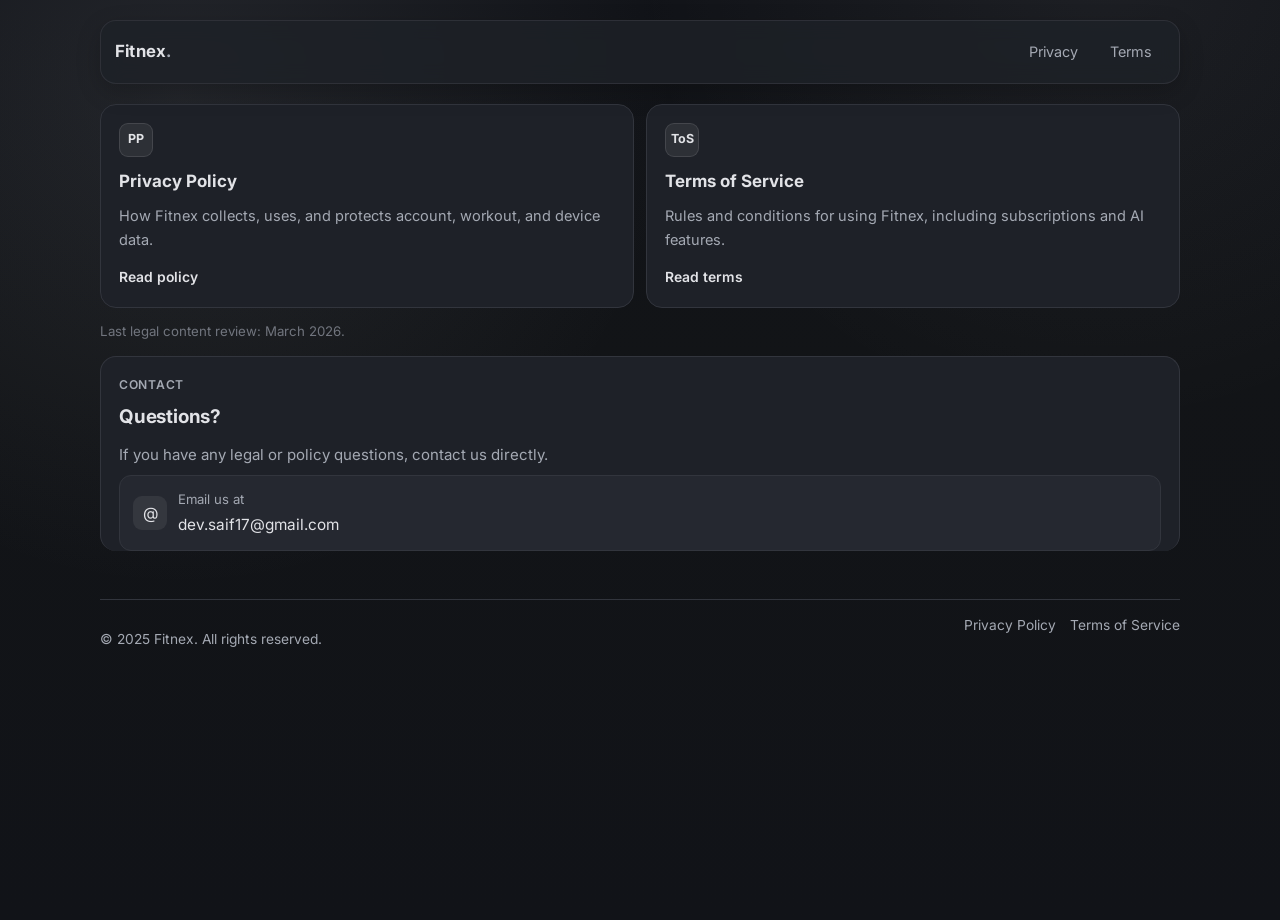
<file: index.html>
<!DOCTYPE html>
<html lang="en">
<head>
  <meta charset="UTF-8" />
  <meta name="viewport" content="width=device-width, initial-scale=1.0" />
  <title>Fitnex Legal Center</title>
  <meta name="description" content="Official legal center for Fitnex: Privacy Policy and Terms of Service." />
  <link rel="stylesheet" href="styles.css" />
</head>
<body>

<nav>
  <a href="index.html" class="nav-brand">Fitnex<span>.</span></a>
  <div class="nav-links">
    <a href="privacy-policy.html">Privacy</a>
    <a href="terms-of-service.html">Terms</a>
  </div>
</nav>

<main>
  

  <div class="doc-grid">
    <a href="privacy-policy.html" class="doc-card">
      <div class="card-icon">PP</div>
      <h2>Privacy Policy</h2>
      <p>How Fitnex collects, uses, and protects account, workout, and device data.</p>
      <span class="card-link">Read policy</span>
    </a>
    <a href="terms-of-service.html" class="doc-card">
      <div class="card-icon">ToS</div>
      <h2>Terms of Service</h2>
      <p>Rules and conditions for using Fitnex, including subscriptions and AI features.</p>
      <span class="card-link">Read terms</span>
    </a>
  </div>
  <p class="doc-meta">Last legal content review: March 2026.</p>

  <div class="section" style="margin-bottom:0; border-bottom:none; padding-bottom:0;">
    <span class="section-number">Contact</span>
    <h2>Questions?</h2>
    <p>If you have any legal or policy questions, contact us directly.</p>
    <div class="contact-card">
      <div class="icon">@</div>
      <div class="info">
        <p>Email us at</p>
        <a href="mailto:dev.saif17@gmail.com">dev.saif17@gmail.com</a>
      </div>
    </div>
  </div>
</main>

<footer>
  <p>© 2025 Fitnex. All rights reserved.</p>
  <div class="footer-links">
    <a href="privacy-policy.html">Privacy Policy</a>
    <a href="terms-of-service.html">Terms of Service</a>
  </div>
</footer>

</body>
</html>
</file>
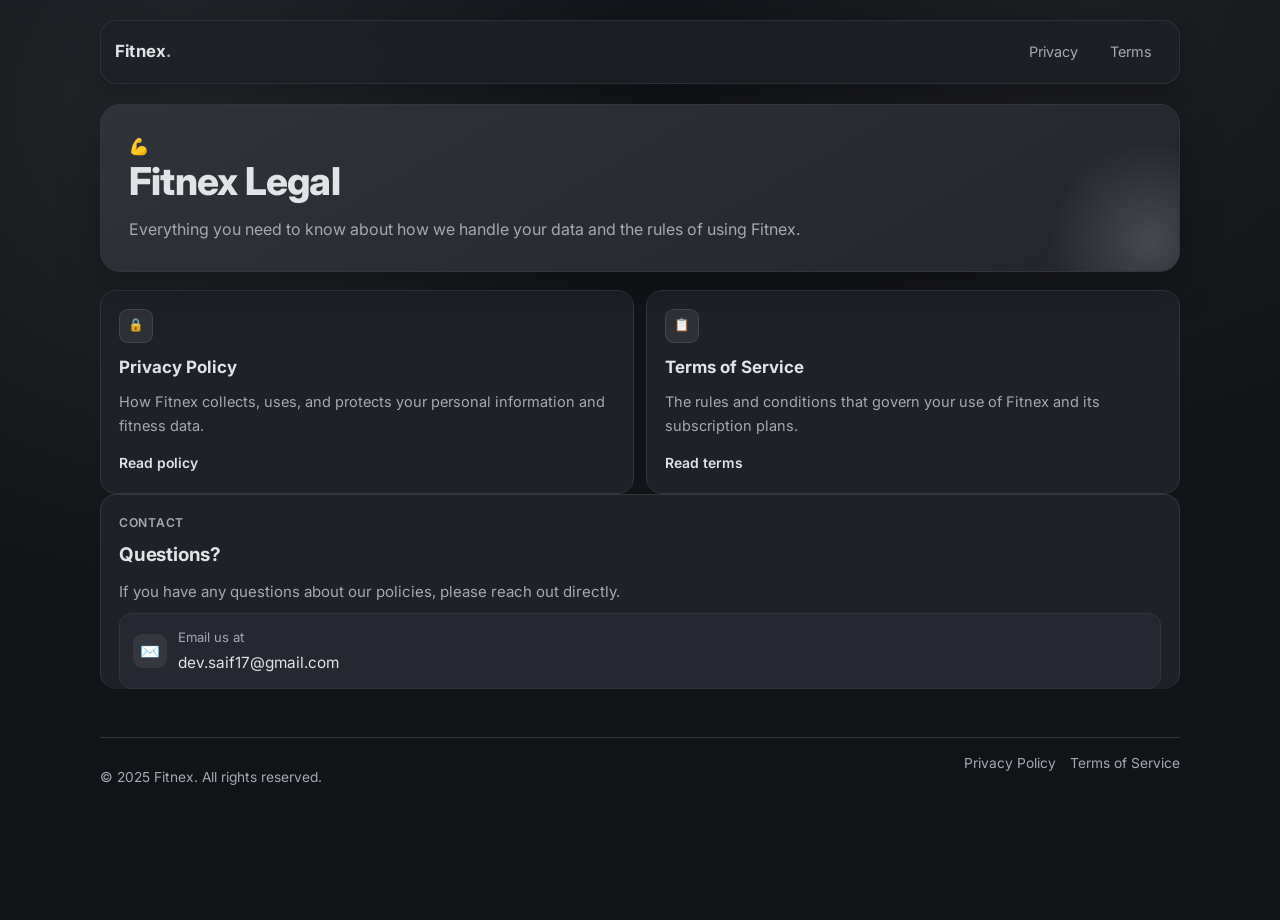
<file: index-2.html>
<!DOCTYPE html>
<html lang="en">
<head>
  <meta charset="UTF-8" />
  <meta name="viewport" content="width=device-width, initial-scale=1.0" />
  <title>Fitnex — Legal</title>
  <meta name="description" content="Privacy Policy and Terms of Service for the Fitnex app." />
  <link rel="stylesheet" href="styles.css" />
</head>
<body>

<nav>
  <a href="index.html" class="nav-brand">Fitnex<span>.</span></a>
  <div class="nav-links">
    <a href="privacy-policy.html">Privacy</a>
    <a href="terms-of-service.html">Terms</a>
  </div>
</nav>

<main>
  <div class="hero">
    <div class="logo-mark">💪</div>
    <h1>Fitnex <span>Legal</span></h1>
    <p>Everything you need to know about how we handle your data and the rules of using Fitnex.</p>
  </div>

  <div class="doc-grid">
    <a href="privacy-policy.html" class="doc-card">
      <div class="card-icon">🔒</div>
      <h2>Privacy Policy</h2>
      <p>How Fitnex collects, uses, and protects your personal information and fitness data.</p>
      <span class="card-link">Read policy</span>
    </a>
    <a href="terms-of-service.html" class="doc-card">
      <div class="card-icon">📋</div>
      <h2>Terms of Service</h2>
      <p>The rules and conditions that govern your use of Fitnex and its subscription plans.</p>
      <span class="card-link">Read terms</span>
    </a>
  </div>

  <div class="section" style="margin-bottom:0; border-bottom:none; padding-bottom:0;">
    <span class="section-number">Contact</span>
    <h2>Questions?</h2>
    <p>If you have any questions about our policies, please reach out directly.</p>
    <div class="contact-card">
      <div class="icon">✉️</div>
      <div class="info">
        <p>Email us at</p>
        <a href="mailto:dev.saif17@gmail.com">dev.saif17@gmail.com</a>
      </div>
    </div>
  </div>
</main>

<footer>
  <p>© 2025 Fitnex. All rights reserved.</p>
  <div class="footer-links">
    <a href="privacy-policy.html">Privacy Policy</a>
    <a href="terms-of-service.html">Terms of Service</a>
  </div>
</footer>

</body>
</html>
</file>
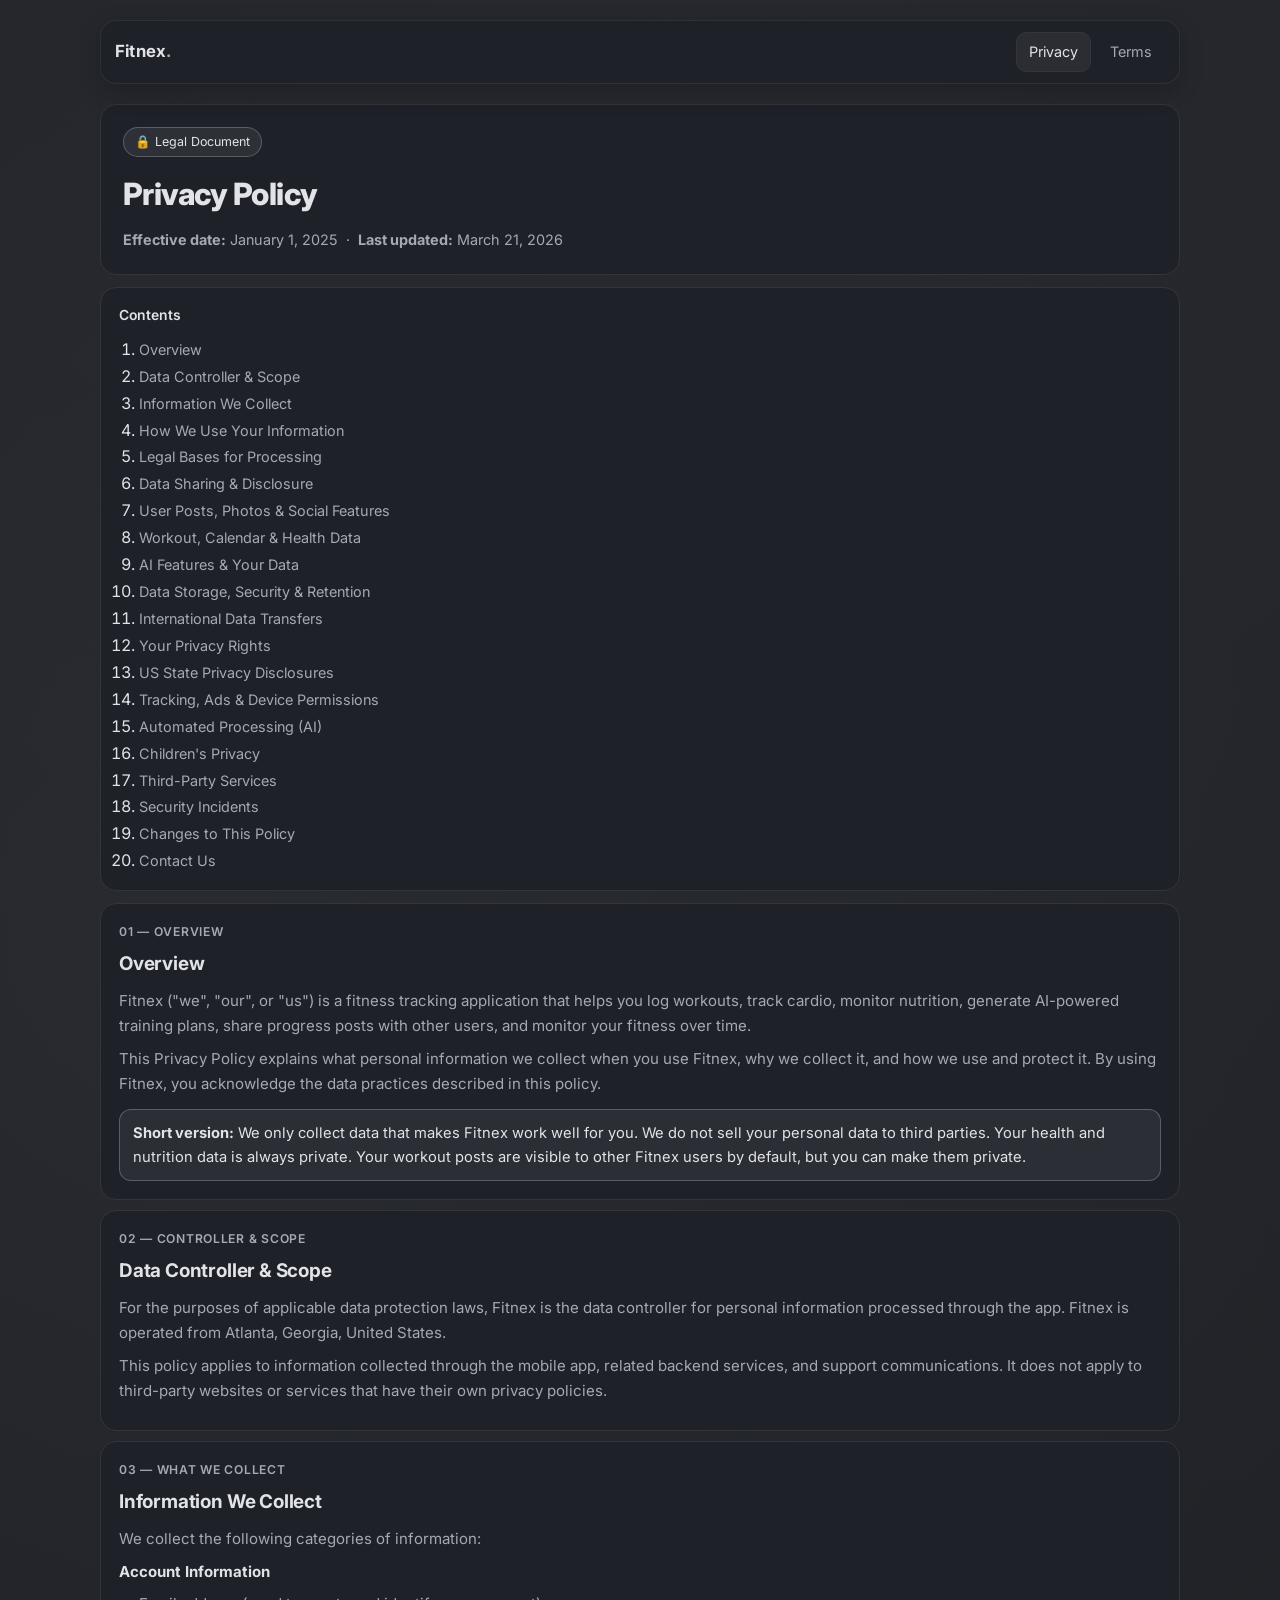
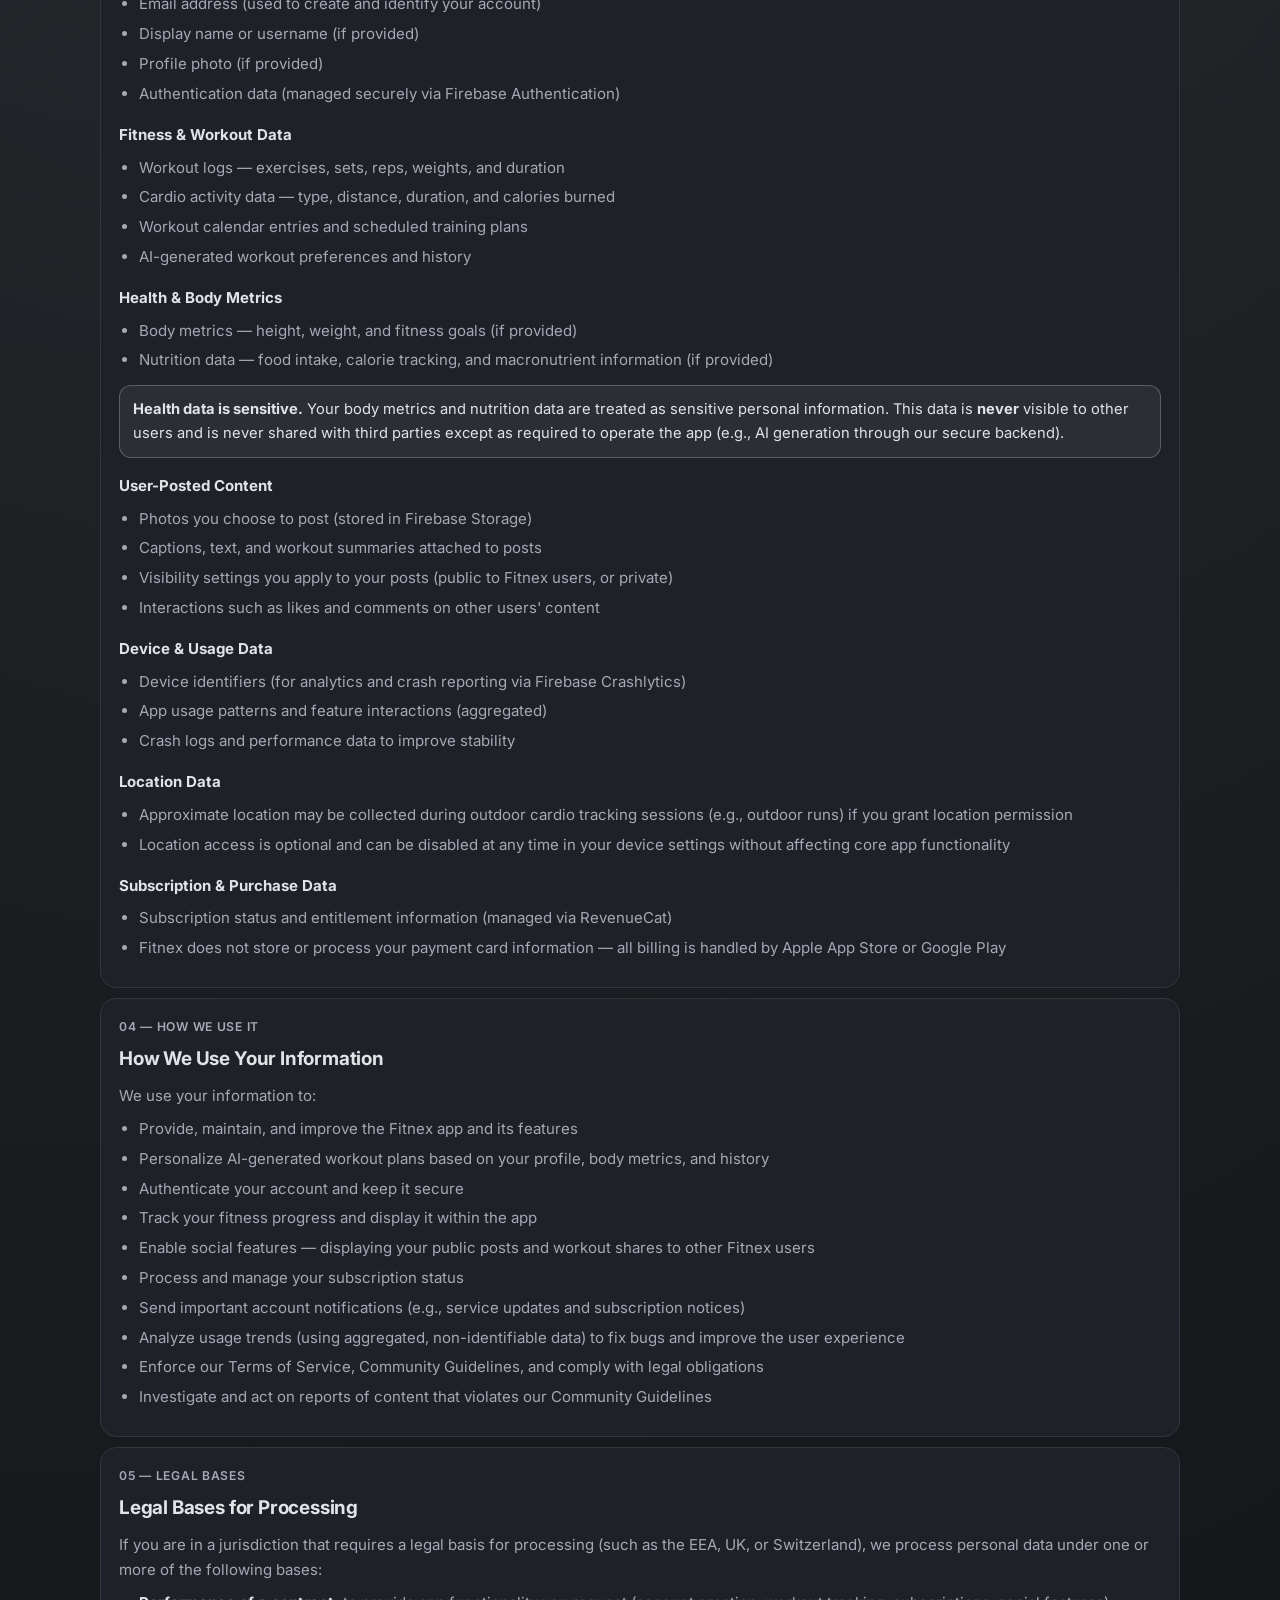
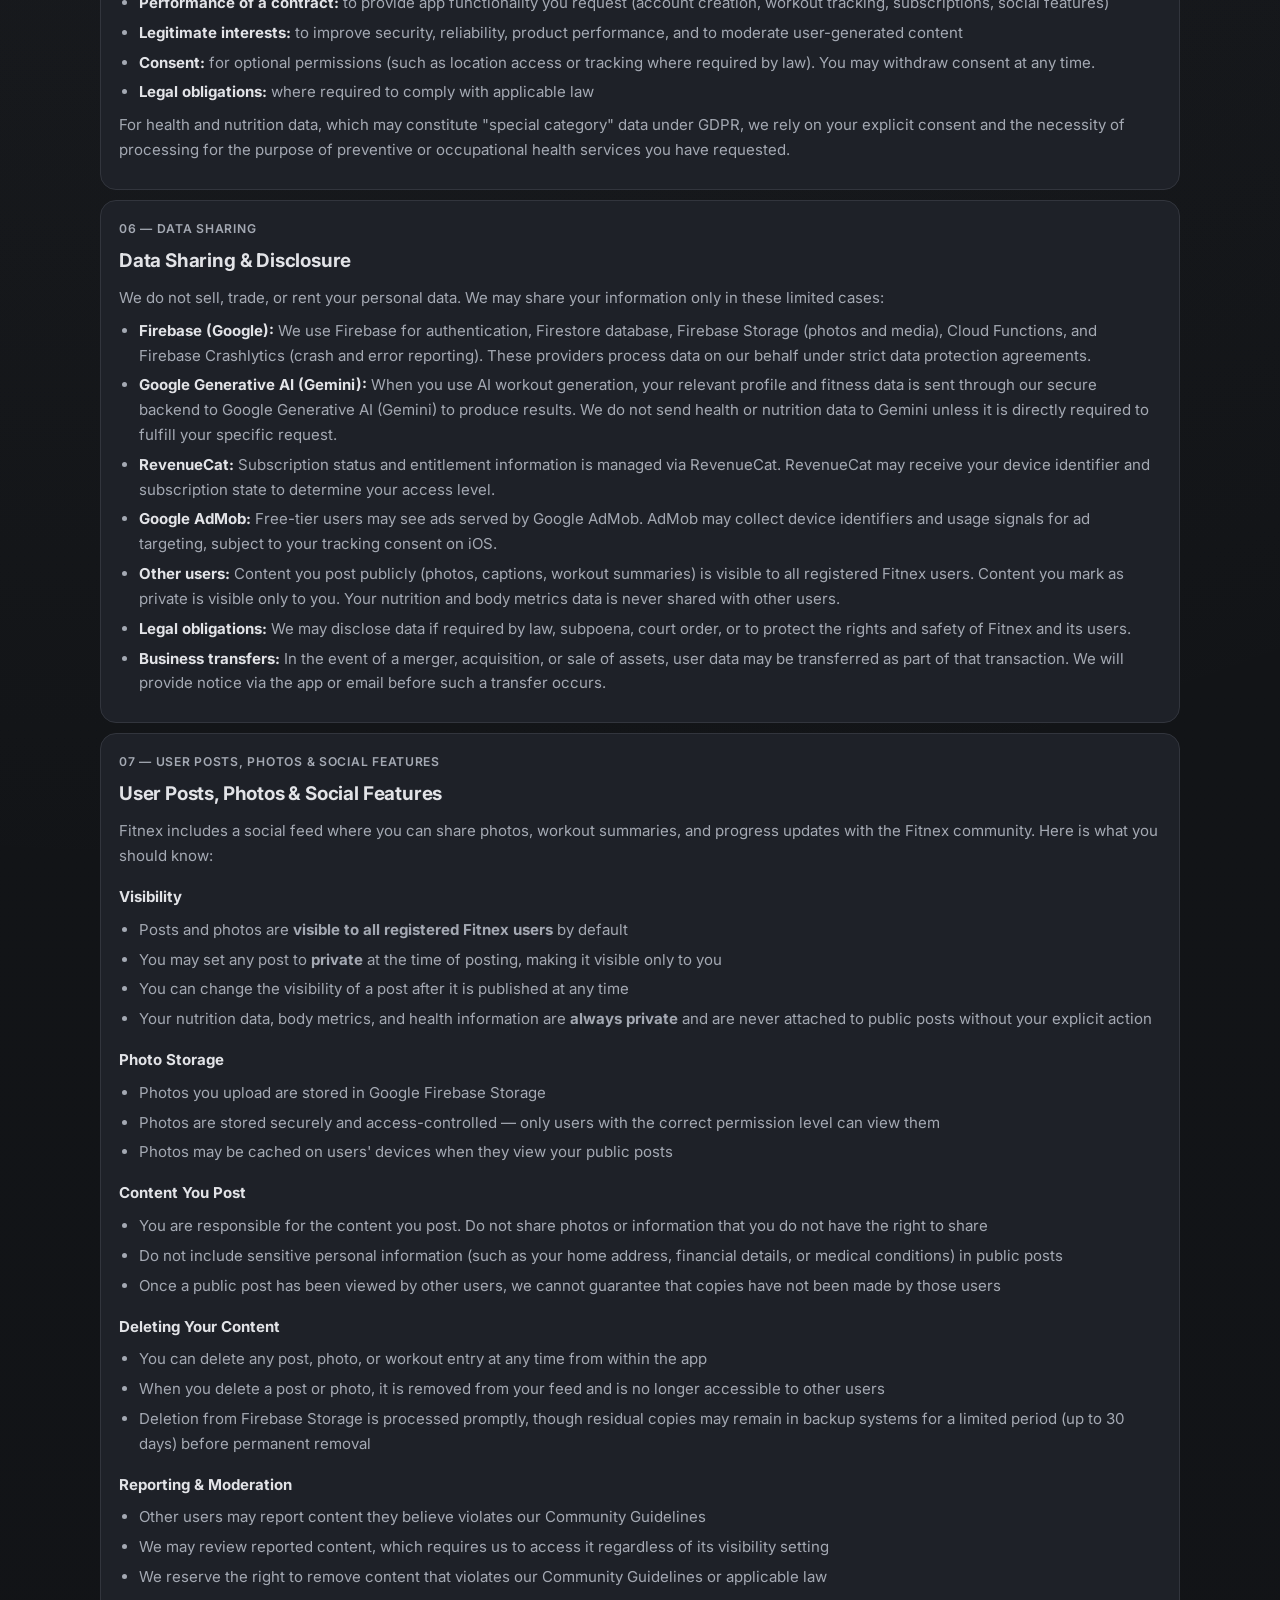
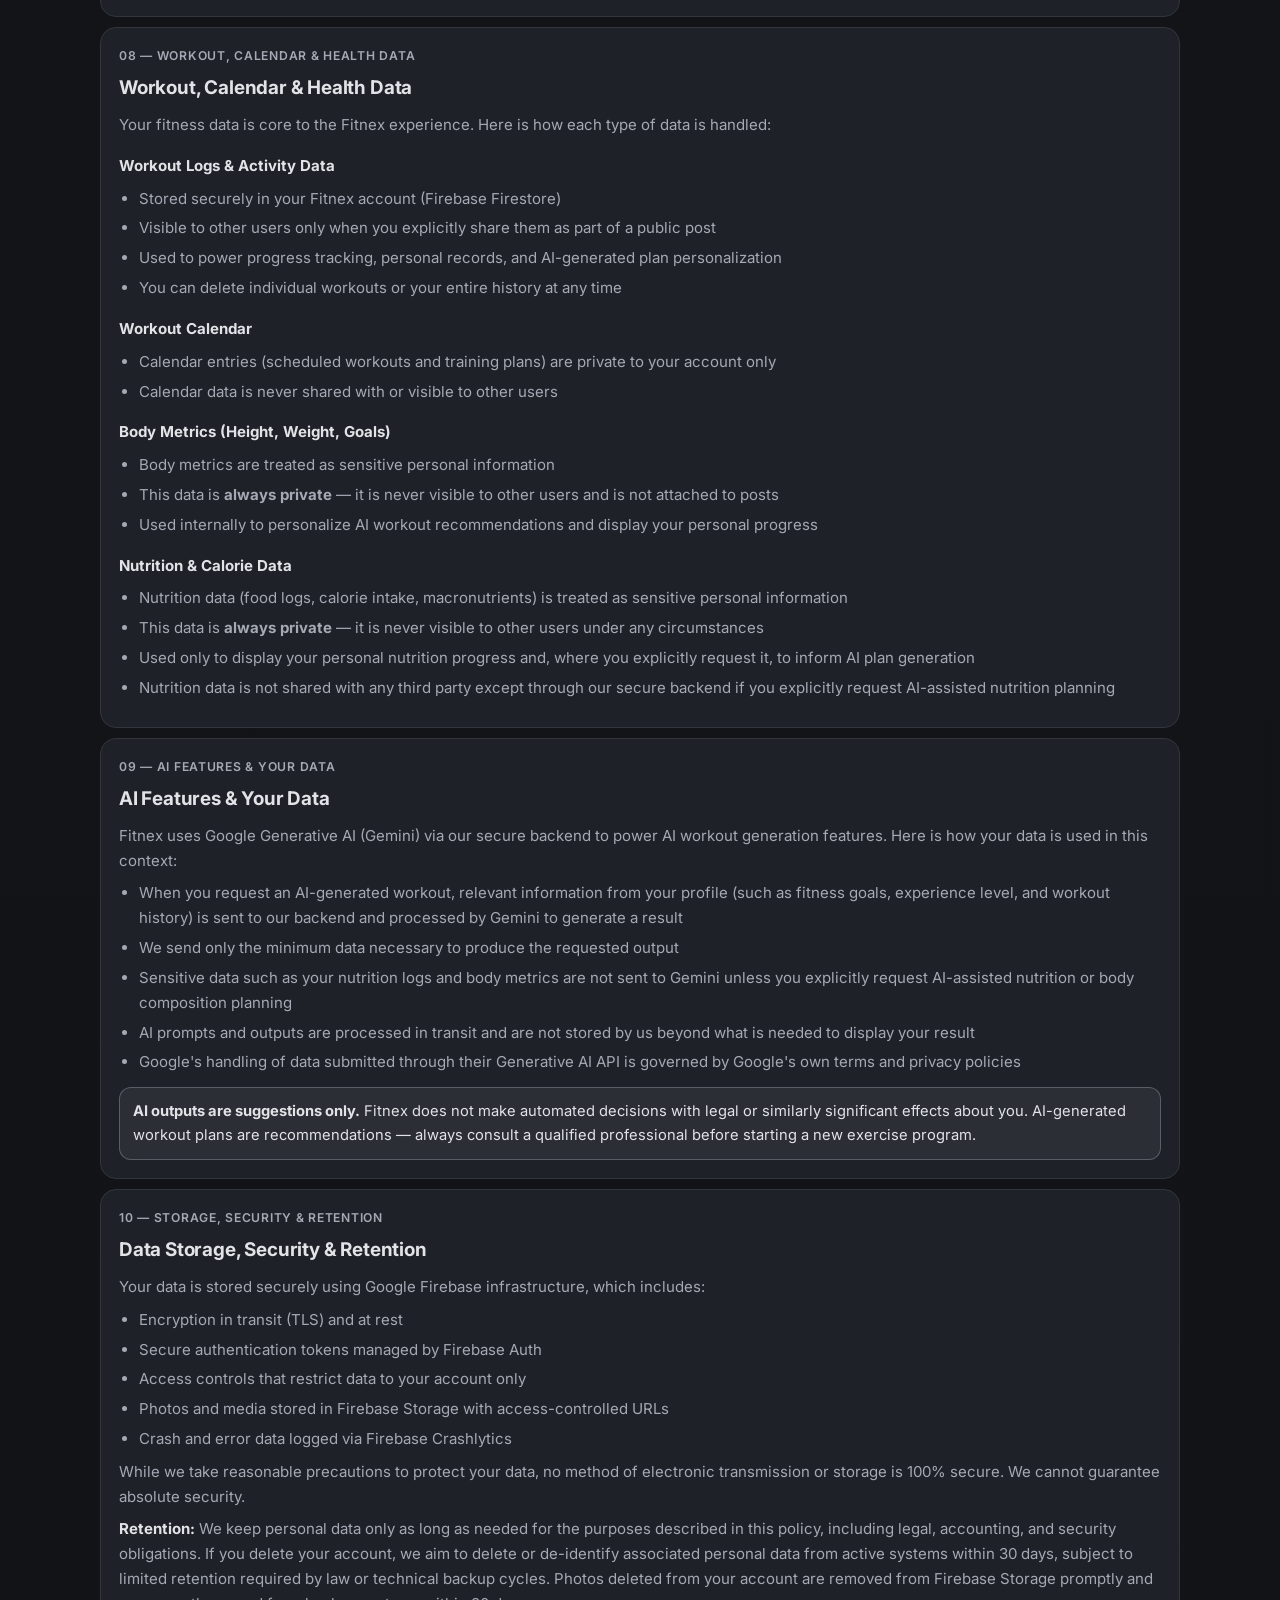
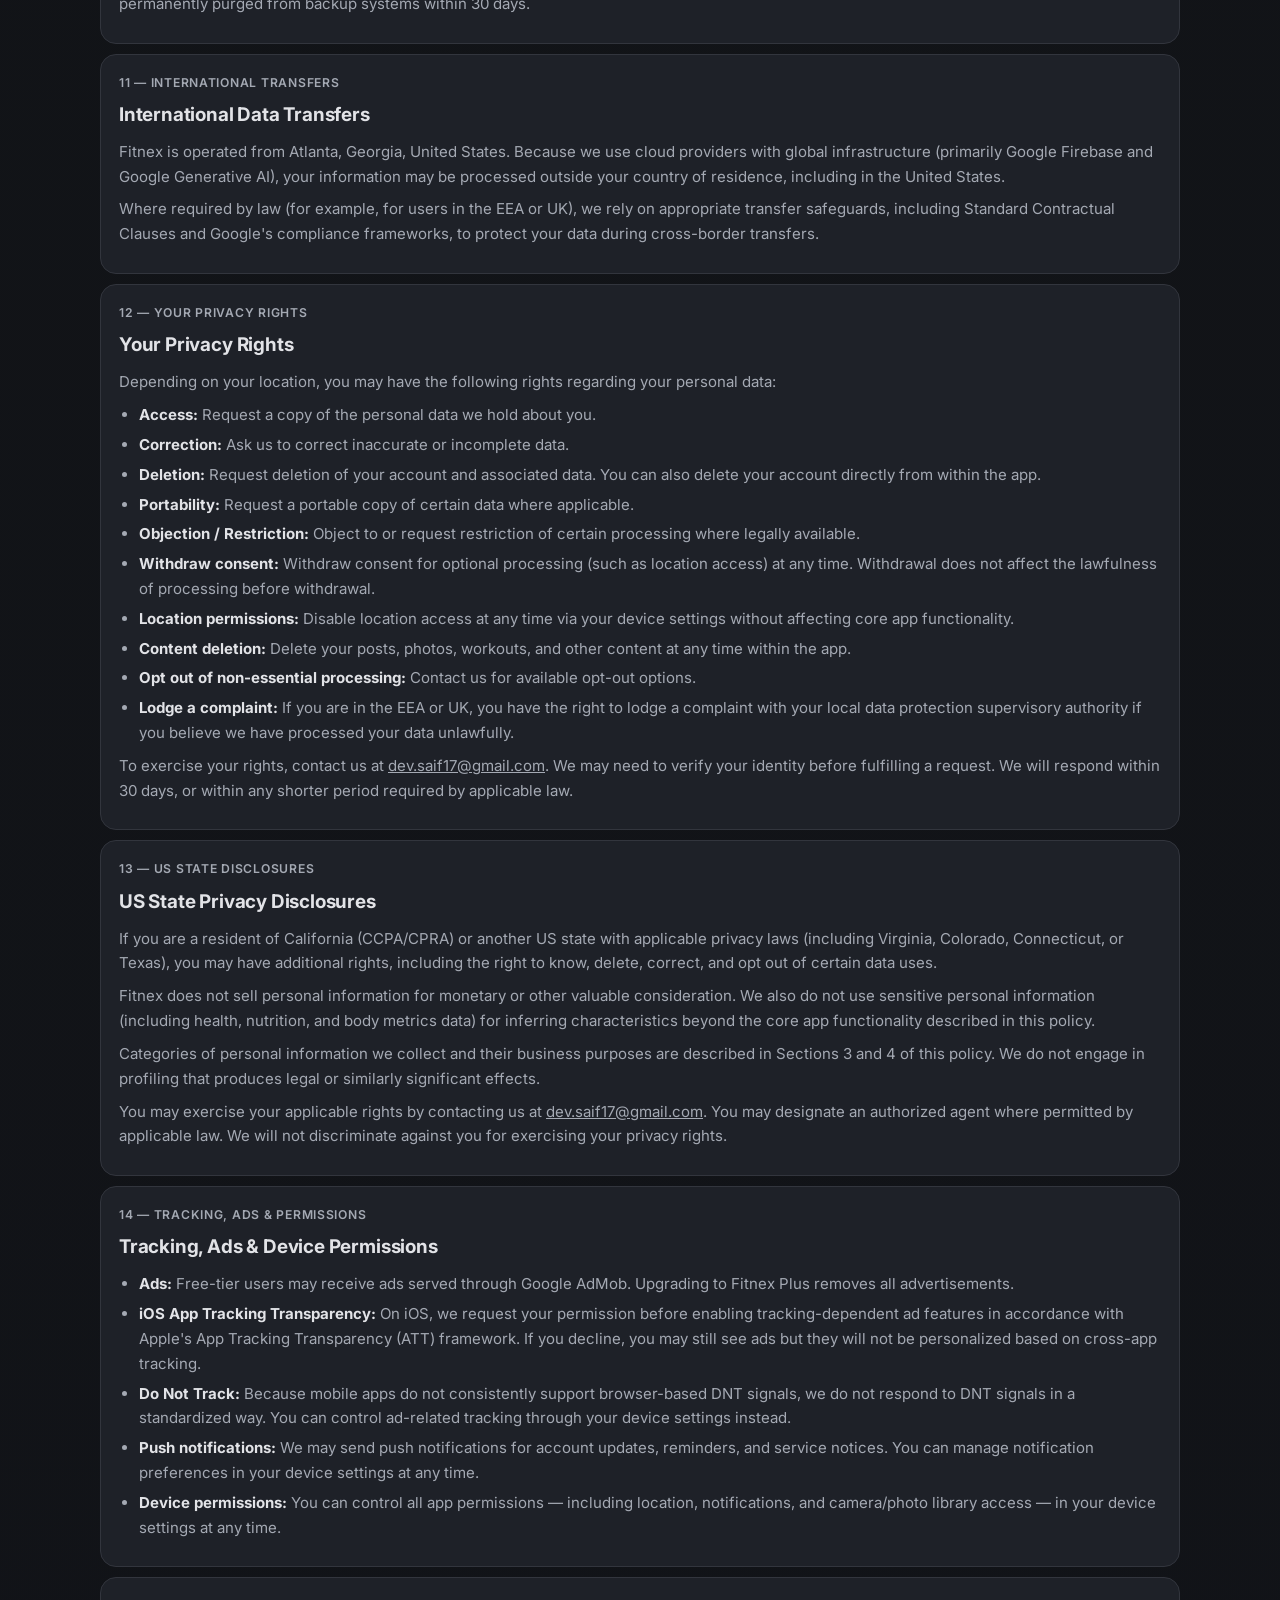
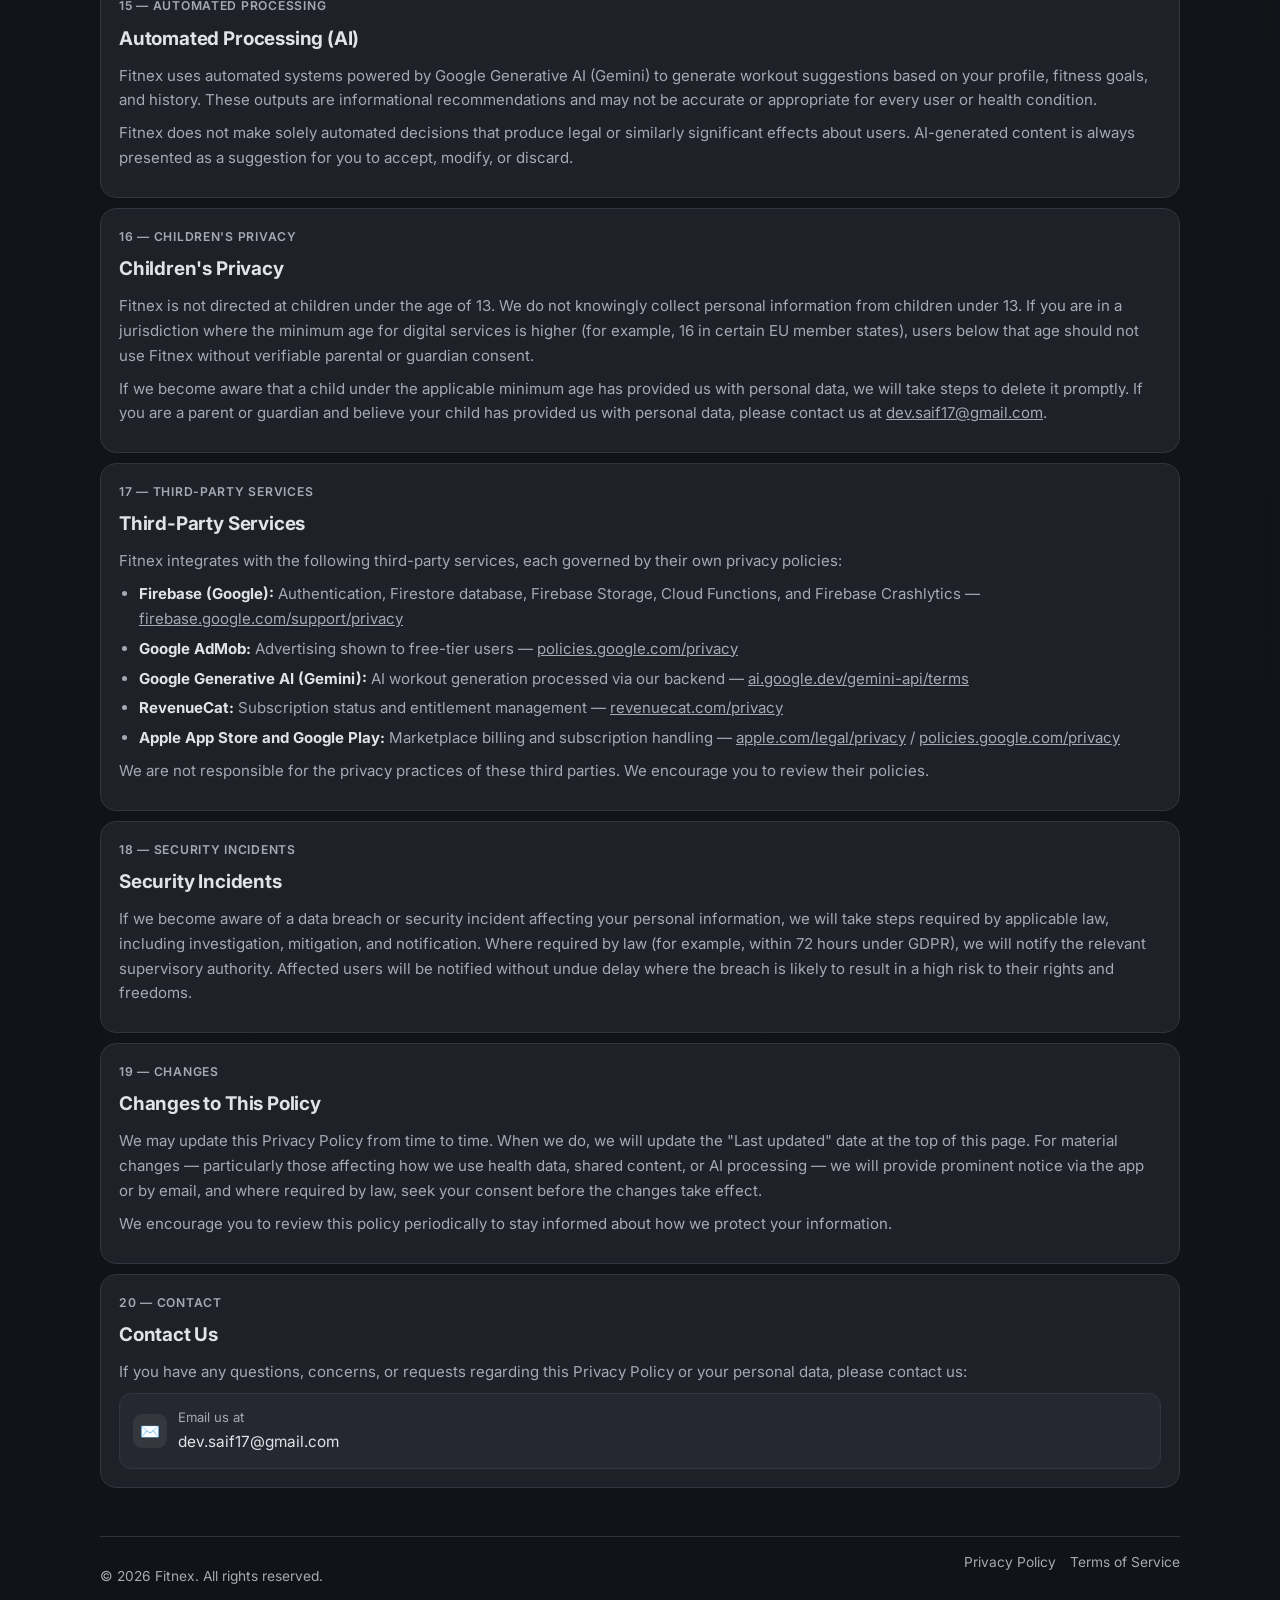
<file: privacy-policy.html>
<!DOCTYPE html>
<html lang="en">

<head>
  <meta charset="UTF-8" />
  <meta name="viewport" content="width=device-width, initial-scale=1.0" />
  <title>Privacy Policy — Fitnex</title>
  <meta name="description" content="Fitnex Privacy Policy — how we collect, use, and protect your data." />
  <link rel="stylesheet" href="styles.css" />
</head>

<body>

  <nav>
    <a href="index.html" class="nav-brand">Fitnex<span>.</span></a>
    <div class="nav-links">
      <a href="privacy-policy.html" class="active">Privacy</a>
      <a href="terms-of-service.html">Terms</a>
    </div>
  </nav>

  <main>
    <div class="page-header">
      <div class="tag">🔒 Legal Document</div>
      <h1>Privacy Policy</h1>
      <p class="meta">
        <strong>Effective date:</strong> January 1, 2025 &nbsp;·&nbsp;
        <strong>Last updated:</strong> March 21, 2026
      </p>
    </div>

    <div class="toc">
      <p class="toc-title">Contents</p>
      <ol>
        <li><a href="#overview">Overview</a></li>
        <li><a href="#controller">Data Controller &amp; Scope</a></li>
        <li><a href="#information-we-collect">Information We Collect</a></li>
        <li><a href="#how-we-use">How We Use Your Information</a></li>
        <li><a href="#legal-bases">Legal Bases for Processing</a></li>
        <li><a href="#data-sharing">Data Sharing &amp; Disclosure</a></li>
        <li><a href="#user-content">User Posts, Photos &amp; Social Features</a></li>
        <li><a href="#workout-data">Workout, Calendar &amp; Health Data</a></li>
        <li><a href="#ai-data">AI Features &amp; Your Data</a></li>
        <li><a href="#data-storage">Data Storage, Security &amp; Retention</a></li>
        <li><a href="#international-transfers">International Data Transfers</a></li>
        <li><a href="#your-rights">Your Privacy Rights</a></li>
        <li><a href="#us-state-rights">US State Privacy Disclosures</a></li>
        <li><a href="#tracking-ads">Tracking, Ads &amp; Device Permissions</a></li>
        <li><a href="#automated-processing">Automated Processing (AI)</a></li>
        <li><a href="#children">Children's Privacy</a></li>
        <li><a href="#third-party">Third-Party Services</a></li>
        <li><a href="#security-incidents">Security Incidents</a></li>
        <li><a href="#changes">Changes to This Policy</a></li>
        <li><a href="#contact">Contact Us</a></li>
      </ol>
    </div>

    <!-- 1. Overview -->
    <div class="section" id="overview">
      <span class="section-number">01 — Overview</span>
      <h2>Overview</h2>
      <p>Fitnex ("we", "our", or "us") is a fitness tracking application that helps you log workouts, track cardio, monitor nutrition, generate AI-powered training plans, share progress posts with other users, and monitor your fitness over time.</p>
      <p>This Privacy Policy explains what personal information we collect when you use Fitnex, why we collect it, and how we use and protect it. By using Fitnex, you acknowledge the data practices described in this policy.</p>
      <div class="highlight-box">
        <strong>Short version:</strong> We only collect data that makes Fitnex work well for you. We do not sell your personal data to third parties. Your health and nutrition data is always private. Your workout posts are visible to other Fitnex users by default, but you can make them private.
      </div>
    </div>

    <!-- 2. Controller -->
    <div class="section" id="controller">
      <span class="section-number">02 — Controller &amp; Scope</span>
      <h2>Data Controller &amp; Scope</h2>
      <p>For the purposes of applicable data protection laws, Fitnex is the data controller for personal information processed through the app. Fitnex is operated from Atlanta, Georgia, United States.</p>
      <p>This policy applies to information collected through the mobile app, related backend services, and support communications. It does not apply to third-party websites or services that have their own privacy policies.</p>
    </div>

    <!-- 3. Information We Collect -->
    <div class="section" id="information-we-collect">
      <span class="section-number">03 — What We Collect</span>
      <h2>Information We Collect</h2>
      <p>We collect the following categories of information:</p>

      <p><strong style="color: var(--text);">Account Information</strong></p>
      <ul>
        <li>Email address (used to create and identify your account)</li>
        <li>Display name or username (if provided)</li>
        <li>Profile photo (if provided)</li>
        <li>Authentication data (managed securely via Firebase Authentication)</li>
      </ul>

      <p style="margin-top:16px;"><strong style="color: var(--text);">Fitness &amp; Workout Data</strong></p>
      <ul>
        <li>Workout logs — exercises, sets, reps, weights, and duration</li>
        <li>Cardio activity data — type, distance, duration, and calories burned</li>
        <li>Workout calendar entries and scheduled training plans</li>
        <li>AI-generated workout preferences and history</li>
      </ul>

      <p style="margin-top:16px;"><strong style="color: var(--text);">Health &amp; Body Metrics</strong></p>
      <ul>
        <li>Body metrics — height, weight, and fitness goals (if provided)</li>
        <li>Nutrition data — food intake, calorie tracking, and macronutrient information (if provided)</li>
      </ul>
      <div class="highlight-box">
        <strong>Health data is sensitive.</strong> Your body metrics and nutrition data are treated as sensitive personal information. This data is <strong>never</strong> visible to other users and is never shared with third parties except as required to operate the app (e.g., AI generation through our secure backend).
      </div>

      <p style="margin-top:16px;"><strong style="color: var(--text);">User-Posted Content</strong></p>
      <ul>
        <li>Photos you choose to post (stored in Firebase Storage)</li>
        <li>Captions, text, and workout summaries attached to posts</li>
        <li>Visibility settings you apply to your posts (public to Fitnex users, or private)</li>
        <li>Interactions such as likes and comments on other users' content</li>
      </ul>

      <p style="margin-top:16px;"><strong style="color: var(--text);">Device &amp; Usage Data</strong></p>
      <ul>
        <li>Device identifiers (for analytics and crash reporting via Firebase Crashlytics)</li>
        <li>App usage patterns and feature interactions (aggregated)</li>
        <li>Crash logs and performance data to improve stability</li>
      </ul>

      <p style="margin-top:16px;"><strong style="color: var(--text);">Location Data</strong></p>
      <ul>
        <li>Approximate location may be collected during outdoor cardio tracking sessions (e.g., outdoor runs) if you grant location permission</li>
        <li>Location access is optional and can be disabled at any time in your device settings without affecting core app functionality</li>
      </ul>

      <p style="margin-top:16px;"><strong style="color: var(--text);">Subscription &amp; Purchase Data</strong></p>
      <ul>
        <li>Subscription status and entitlement information (managed via RevenueCat)</li>
        <li>Fitnex does not store or process your payment card information — all billing is handled by Apple App Store or Google Play</li>
      </ul>
    </div>

    <!-- 4. How We Use -->
    <div class="section" id="how-we-use">
      <span class="section-number">04 — How We Use It</span>
      <h2>How We Use Your Information</h2>
      <p>We use your information to:</p>
      <ul>
        <li>Provide, maintain, and improve the Fitnex app and its features</li>
        <li>Personalize AI-generated workout plans based on your profile, body metrics, and history</li>
        <li>Authenticate your account and keep it secure</li>
        <li>Track your fitness progress and display it within the app</li>
        <li>Enable social features — displaying your public posts and workout shares to other Fitnex users</li>
        <li>Process and manage your subscription status</li>
        <li>Send important account notifications (e.g., service updates and subscription notices)</li>
        <li>Analyze usage trends (using aggregated, non-identifiable data) to fix bugs and improve the user experience</li>
        <li>Enforce our Terms of Service, Community Guidelines, and comply with legal obligations</li>
        <li>Investigate and act on reports of content that violates our Community Guidelines</li>
      </ul>
    </div>

    <!-- 5. Legal Bases -->
    <div class="section" id="legal-bases">
      <span class="section-number">05 — Legal Bases</span>
      <h2>Legal Bases for Processing</h2>
      <p>If you are in a jurisdiction that requires a legal basis for processing (such as the EEA, UK, or Switzerland), we process personal data under one or more of the following bases:</p>
      <ul>
        <li><strong style="color:var(--text);">Performance of a contract:</strong> to provide app functionality you request (account creation, workout tracking, subscriptions, social features)</li>
        <li><strong style="color:var(--text);">Legitimate interests:</strong> to improve security, reliability, product performance, and to moderate user-generated content</li>
        <li><strong style="color:var(--text);">Consent:</strong> for optional permissions (such as location access or tracking where required by law). You may withdraw consent at any time.</li>
        <li><strong style="color:var(--text);">Legal obligations:</strong> where required to comply with applicable law</li>
      </ul>
      <p>For health and nutrition data, which may constitute "special category" data under GDPR, we rely on your explicit consent and the necessity of processing for the purpose of preventive or occupational health services you have requested.</p>
    </div>

    <!-- 6. Data Sharing -->
    <div class="section" id="data-sharing">
      <span class="section-number">06 — Data Sharing</span>
      <h2>Data Sharing &amp; Disclosure</h2>
      <p>We do not sell, trade, or rent your personal data. We may share your information only in these limited cases:</p>
      <ul>
        <li><strong style="color:var(--text);">Firebase (Google):</strong> We use Firebase for authentication, Firestore database, Firebase Storage (photos and media), Cloud Functions, and Firebase Crashlytics (crash and error reporting). These providers process data on our behalf under strict data protection agreements.</li>
        <li><strong style="color:var(--text);">Google Generative AI (Gemini):</strong> When you use AI workout generation, your relevant profile and fitness data is sent through our secure backend to Google Generative AI (Gemini) to produce results. We do not send health or nutrition data to Gemini unless it is directly required to fulfill your specific request.</li>
        <li><strong style="color:var(--text);">RevenueCat:</strong> Subscription status and entitlement information is managed via RevenueCat. RevenueCat may receive your device identifier and subscription state to determine your access level.</li>
        <li><strong style="color:var(--text);">Google AdMob:</strong> Free-tier users may see ads served by Google AdMob. AdMob may collect device identifiers and usage signals for ad targeting, subject to your tracking consent on iOS.</li>
        <li><strong style="color:var(--text);">Other users:</strong> Content you post publicly (photos, captions, workout summaries) is visible to all registered Fitnex users. Content you mark as private is visible only to you. Your nutrition and body metrics data is never shared with other users.</li>
        <li><strong style="color:var(--text);">Legal obligations:</strong> We may disclose data if required by law, subpoena, court order, or to protect the rights and safety of Fitnex and its users.</li>
        <li><strong style="color:var(--text);">Business transfers:</strong> In the event of a merger, acquisition, or sale of assets, user data may be transferred as part of that transaction. We will provide notice via the app or email before such a transfer occurs.</li>
      </ul>
    </div>

    <!-- 7. User Content -->
    <div class="section" id="user-content">
      <span class="section-number">07 — User Posts, Photos &amp; Social Features</span>
      <h2>User Posts, Photos &amp; Social Features</h2>
      <p>Fitnex includes a social feed where you can share photos, workout summaries, and progress updates with the Fitnex community. Here is what you should know:</p>

      <p style="margin-top:16px;"><strong style="color:var(--text);">Visibility</strong></p>
      <ul>
        <li>Posts and photos are <strong>visible to all registered Fitnex users</strong> by default</li>
        <li>You may set any post to <strong>private</strong> at the time of posting, making it visible only to you</li>
        <li>You can change the visibility of a post after it is published at any time</li>
        <li>Your nutrition data, body metrics, and health information are <strong>always private</strong> and are never attached to public posts without your explicit action</li>
      </ul>

      <p style="margin-top:16px;"><strong style="color:var(--text);">Photo Storage</strong></p>
      <ul>
        <li>Photos you upload are stored in Google Firebase Storage</li>
        <li>Photos are stored securely and access-controlled — only users with the correct permission level can view them</li>
        <li>Photos may be cached on users' devices when they view your public posts</li>
      </ul>

      <p style="margin-top:16px;"><strong style="color:var(--text);">Content You Post</strong></p>
      <ul>
        <li>You are responsible for the content you post. Do not share photos or information that you do not have the right to share</li>
        <li>Do not include sensitive personal information (such as your home address, financial details, or medical conditions) in public posts</li>
        <li>Once a public post has been viewed by other users, we cannot guarantee that copies have not been made by those users</li>
      </ul>

      <p style="margin-top:16px;"><strong style="color:var(--text);">Deleting Your Content</strong></p>
      <ul>
        <li>You can delete any post, photo, or workout entry at any time from within the app</li>
        <li>When you delete a post or photo, it is removed from your feed and is no longer accessible to other users</li>
        <li>Deletion from Firebase Storage is processed promptly, though residual copies may remain in backup systems for a limited period (up to 30 days) before permanent removal</li>
      </ul>

      <p style="margin-top:16px;"><strong style="color:var(--text);">Reporting &amp; Moderation</strong></p>
      <ul>
        <li>Other users may report content they believe violates our Community Guidelines</li>
        <li>We may review reported content, which requires us to access it regardless of its visibility setting</li>
        <li>We reserve the right to remove content that violates our Community Guidelines or applicable law</li>
      </ul>
    </div>

    <!-- 8. Workout & Health Data -->
    <div class="section" id="workout-data">
      <span class="section-number">08 — Workout, Calendar &amp; Health Data</span>
      <h2>Workout, Calendar &amp; Health Data</h2>
      <p>Your fitness data is core to the Fitnex experience. Here is how each type of data is handled:</p>

      <p style="margin-top:16px;"><strong style="color:var(--text);">Workout Logs &amp; Activity Data</strong></p>
      <ul>
        <li>Stored securely in your Fitnex account (Firebase Firestore)</li>
        <li>Visible to other users only when you explicitly share them as part of a public post</li>
        <li>Used to power progress tracking, personal records, and AI-generated plan personalization</li>
        <li>You can delete individual workouts or your entire history at any time</li>
      </ul>

      <p style="margin-top:16px;"><strong style="color:var(--text);">Workout Calendar</strong></p>
      <ul>
        <li>Calendar entries (scheduled workouts and training plans) are private to your account only</li>
        <li>Calendar data is never shared with or visible to other users</li>
      </ul>

      <p style="margin-top:16px;"><strong style="color:var(--text);">Body Metrics (Height, Weight, Goals)</strong></p>
      <ul>
        <li>Body metrics are treated as sensitive personal information</li>
        <li>This data is <strong>always private</strong> — it is never visible to other users and is not attached to posts</li>
        <li>Used internally to personalize AI workout recommendations and display your personal progress</li>
      </ul>

      <p style="margin-top:16px;"><strong style="color:var(--text);">Nutrition &amp; Calorie Data</strong></p>
      <ul>
        <li>Nutrition data (food logs, calorie intake, macronutrients) is treated as sensitive personal information</li>
        <li>This data is <strong>always private</strong> — it is never visible to other users under any circumstances</li>
        <li>Used only to display your personal nutrition progress and, where you explicitly request it, to inform AI plan generation</li>
        <li>Nutrition data is not shared with any third party except through our secure backend if you explicitly request AI-assisted nutrition planning</li>
      </ul>
    </div>

    <!-- 9. AI Data -->
    <div class="section" id="ai-data">
      <span class="section-number">09 — AI Features &amp; Your Data</span>
      <h2>AI Features &amp; Your Data</h2>
      <p>Fitnex uses Google Generative AI (Gemini) via our secure backend to power AI workout generation features. Here is how your data is used in this context:</p>
      <ul>
        <li>When you request an AI-generated workout, relevant information from your profile (such as fitness goals, experience level, and workout history) is sent to our backend and processed by Gemini to generate a result</li>
        <li>We send only the minimum data necessary to produce the requested output</li>
        <li>Sensitive data such as your nutrition logs and body metrics are not sent to Gemini unless you explicitly request AI-assisted nutrition or body composition planning</li>
        <li>AI prompts and outputs are processed in transit and are not stored by us beyond what is needed to display your result</li>
        <li>Google's handling of data submitted through their Generative AI API is governed by Google's own terms and privacy policies</li>
      </ul>
      <div class="highlight-box">
        <strong>AI outputs are suggestions only.</strong> Fitnex does not make automated decisions with legal or similarly significant effects about you. AI-generated workout plans are recommendations — always consult a qualified professional before starting a new exercise program.
      </div>
    </div>

    <!-- 10. Data Storage & Security -->
    <div class="section" id="data-storage">
      <span class="section-number">10 — Storage, Security &amp; Retention</span>
      <h2>Data Storage, Security &amp; Retention</h2>
      <p>Your data is stored securely using Google Firebase infrastructure, which includes:</p>
      <ul>
        <li>Encryption in transit (TLS) and at rest</li>
        <li>Secure authentication tokens managed by Firebase Auth</li>
        <li>Access controls that restrict data to your account only</li>
        <li>Photos and media stored in Firebase Storage with access-controlled URLs</li>
        <li>Crash and error data logged via Firebase Crashlytics</li>
      </ul>
      <p>While we take reasonable precautions to protect your data, no method of electronic transmission or storage is 100% secure. We cannot guarantee absolute security.</p>
      <p><strong style="color:var(--text);">Retention:</strong> We keep personal data only as long as needed for the purposes described in this policy, including legal, accounting, and security obligations. If you delete your account, we aim to delete or de-identify associated personal data from active systems within 30 days, subject to limited retention required by law or technical backup cycles. Photos deleted from your account are removed from Firebase Storage promptly and permanently purged from backup systems within 30 days.</p>
    </div>

    <!-- 11. International Transfers -->
    <div class="section" id="international-transfers">
      <span class="section-number">11 — International Transfers</span>
      <h2>International Data Transfers</h2>
      <p>Fitnex is operated from Atlanta, Georgia, United States. Because we use cloud providers with global infrastructure (primarily Google Firebase and Google Generative AI), your information may be processed outside your country of residence, including in the United States.</p>
      <p>Where required by law (for example, for users in the EEA or UK), we rely on appropriate transfer safeguards, including Standard Contractual Clauses and Google's compliance frameworks, to protect your data during cross-border transfers.</p>
    </div>

    <!-- 12. Your Rights -->
    <div class="section" id="your-rights">
      <span class="section-number">12 — Your Privacy Rights</span>
      <h2>Your Privacy Rights</h2>
      <p>Depending on your location, you may have the following rights regarding your personal data:</p>
      <ul>
        <li><strong style="color:var(--text);">Access:</strong> Request a copy of the personal data we hold about you.</li>
        <li><strong style="color:var(--text);">Correction:</strong> Ask us to correct inaccurate or incomplete data.</li>
        <li><strong style="color:var(--text);">Deletion:</strong> Request deletion of your account and associated data. You can also delete your account directly from within the app.</li>
        <li><strong style="color:var(--text);">Portability:</strong> Request a portable copy of certain data where applicable.</li>
        <li><strong style="color:var(--text);">Objection / Restriction:</strong> Object to or request restriction of certain processing where legally available.</li>
        <li><strong style="color:var(--text);">Withdraw consent:</strong> Withdraw consent for optional processing (such as location access) at any time. Withdrawal does not affect the lawfulness of processing before withdrawal.</li>
        <li><strong style="color:var(--text);">Location permissions:</strong> Disable location access at any time via your device settings without affecting core app functionality.</li>
        <li><strong style="color:var(--text);">Content deletion:</strong> Delete your posts, photos, workouts, and other content at any time within the app.</li>
        <li><strong style="color:var(--text);">Opt out of non-essential processing:</strong> Contact us for available opt-out options.</li>
        <li><strong style="color:var(--text);">Lodge a complaint:</strong> If you are in the EEA or UK, you have the right to lodge a complaint with your local data protection supervisory authority if you believe we have processed your data unlawfully.</li>
      </ul>
      <p>To exercise your rights, contact us at <a href="mailto:dev.saif17@gmail.com" style="color:var(--accent);">dev.saif17@gmail.com</a>. We may need to verify your identity before fulfilling a request. We will respond within 30 days, or within any shorter period required by applicable law.</p>
    </div>

    <!-- 13. US State Rights -->
    <div class="section" id="us-state-rights">
      <span class="section-number">13 — US State Disclosures</span>
      <h2>US State Privacy Disclosures</h2>
      <p>If you are a resident of California (CCPA/CPRA) or another US state with applicable privacy laws (including Virginia, Colorado, Connecticut, or Texas), you may have additional rights, including the right to know, delete, correct, and opt out of certain data uses.</p>
      <p>Fitnex does not sell personal information for monetary or other valuable consideration. We also do not use sensitive personal information (including health, nutrition, and body metrics data) for inferring characteristics beyond the core app functionality described in this policy.</p>
      <p>Categories of personal information we collect and their business purposes are described in Sections 3 and 4 of this policy. We do not engage in profiling that produces legal or similarly significant effects.</p>
      <p>You may exercise your applicable rights by contacting us at <a href="mailto:dev.saif17@gmail.com" style="color:var(--accent);">dev.saif17@gmail.com</a>. You may designate an authorized agent where permitted by applicable law. We will not discriminate against you for exercising your privacy rights.</p>
    </div>

    <!-- 14. Tracking and Ads -->
    <div class="section" id="tracking-ads">
      <span class="section-number">14 — Tracking, Ads &amp; Permissions</span>
      <h2>Tracking, Ads &amp; Device Permissions</h2>
      <ul>
        <li><strong style="color:var(--text);">Ads:</strong> Free-tier users may receive ads served through Google AdMob. Upgrading to Fitnex Plus removes all advertisements.</li>
        <li><strong style="color:var(--text);">iOS App Tracking Transparency:</strong> On iOS, we request your permission before enabling tracking-dependent ad features in accordance with Apple's App Tracking Transparency (ATT) framework. If you decline, you may still see ads but they will not be personalized based on cross-app tracking.</li>
        <li><strong style="color:var(--text);">Do Not Track:</strong> Because mobile apps do not consistently support browser-based DNT signals, we do not respond to DNT signals in a standardized way. You can control ad-related tracking through your device settings instead.</li>
        <li><strong style="color:var(--text);">Push notifications:</strong> We may send push notifications for account updates, reminders, and service notices. You can manage notification preferences in your device settings at any time.</li>
        <li><strong style="color:var(--text);">Device permissions:</strong> You can control all app permissions — including location, notifications, and camera/photo library access — in your device settings at any time.</li>
      </ul>
    </div>

    <!-- 15. Automated Processing -->
    <div class="section" id="automated-processing">
      <span class="section-number">15 — Automated Processing</span>
      <h2>Automated Processing (AI)</h2>
      <p>Fitnex uses automated systems powered by Google Generative AI (Gemini) to generate workout suggestions based on your profile, fitness goals, and history. These outputs are informational recommendations and may not be accurate or appropriate for every user or health condition.</p>
      <p>Fitnex does not make solely automated decisions that produce legal or similarly significant effects about users. AI-generated content is always presented as a suggestion for you to accept, modify, or discard.</p>
    </div>

    <!-- 16. Children -->
    <div class="section" id="children">
      <span class="section-number">16 — Children's Privacy</span>
      <h2>Children's Privacy</h2>
      <p>Fitnex is not directed at children under the age of 13. We do not knowingly collect personal information from children under 13. If you are in a jurisdiction where the minimum age for digital services is higher (for example, 16 in certain EU member states), users below that age should not use Fitnex without verifiable parental or guardian consent.</p>
      <p>If we become aware that a child under the applicable minimum age has provided us with personal data, we will take steps to delete it promptly. If you are a parent or guardian and believe your child has provided us with personal data, please contact us at <a href="mailto:dev.saif17@gmail.com" style="color:var(--accent);">dev.saif17@gmail.com</a>.</p>
    </div>

    <!-- 17. Third-Party -->
    <div class="section" id="third-party">
      <span class="section-number">17 — Third-Party Services</span>
      <h2>Third-Party Services</h2>
      <p>Fitnex integrates with the following third-party services, each governed by their own privacy policies:</p>
      <ul>
        <li><strong style="color:var(--text);">Firebase (Google):</strong> Authentication, Firestore database, Firebase Storage, Cloud Functions, and Firebase Crashlytics — <a href="https://firebase.google.com/support/privacy" target="_blank" rel="noopener noreferrer" style="color:var(--accent);">firebase.google.com/support/privacy</a></li>
        <li><strong style="color:var(--text);">Google AdMob:</strong> Advertising shown to free-tier users — <a href="https://policies.google.com/privacy" target="_blank" rel="noopener noreferrer" style="color:var(--accent);">policies.google.com/privacy</a></li>
        <li><strong style="color:var(--text);">Google Generative AI (Gemini):</strong> AI workout generation processed via our backend — <a href="https://ai.google.dev/gemini-api/terms" target="_blank" rel="noopener noreferrer" style="color:var(--accent);">ai.google.dev/gemini-api/terms</a></li>
        <li><strong style="color:var(--text);">RevenueCat:</strong> Subscription status and entitlement management — <a href="https://www.revenuecat.com/privacy" target="_blank" rel="noopener noreferrer" style="color:var(--accent);">revenuecat.com/privacy</a></li>
        <li><strong style="color:var(--text);">Apple App Store and Google Play:</strong> Marketplace billing and subscription handling — <a href="https://www.apple.com/legal/privacy/" target="_blank" rel="noopener noreferrer" style="color:var(--accent);">apple.com/legal/privacy</a> / <a href="https://policies.google.com/privacy" target="_blank" rel="noopener noreferrer" style="color:var(--accent);">policies.google.com/privacy</a></li>
      </ul>
      <p>We are not responsible for the privacy practices of these third parties. We encourage you to review their policies.</p>
    </div>

    <!-- 18. Security Incidents -->
    <div class="section" id="security-incidents">
      <span class="section-number">18 — Security Incidents</span>
      <h2>Security Incidents</h2>
      <p>If we become aware of a data breach or security incident affecting your personal information, we will take steps required by applicable law, including investigation, mitigation, and notification. Where required by law (for example, within 72 hours under GDPR), we will notify the relevant supervisory authority. Affected users will be notified without undue delay where the breach is likely to result in a high risk to their rights and freedoms.</p>
    </div>

    <!-- 19. Changes -->
    <div class="section" id="changes">
      <span class="section-number">19 — Changes</span>
      <h2>Changes to This Policy</h2>
      <p>We may update this Privacy Policy from time to time. When we do, we will update the "Last updated" date at the top of this page. For material changes — particularly those affecting how we use health data, shared content, or AI processing — we will provide prominent notice via the app or by email, and where required by law, seek your consent before the changes take effect.</p>
      <p>We encourage you to review this policy periodically to stay informed about how we protect your information.</p>
    </div>

    <!-- 20. Contact -->
    <div class="section" id="contact">
      <span class="section-number">20 — Contact</span>
      <h2>Contact Us</h2>
      <p>If you have any questions, concerns, or requests regarding this Privacy Policy or your personal data, please contact us:</p>
      <div class="contact-card">
        <div class="icon">✉️</div>
        <div class="info">
          <p>Email us at</p>
          <a href="mailto:dev.saif17@gmail.com">dev.saif17@gmail.com</a>
        </div>
      </div>
    </div>

  </main>

  <footer>
    <p>© 2026 Fitnex. All rights reserved.</p>
    <div class="footer-links">
      <a href="privacy-policy.html">Privacy Policy</a>
      <a href="terms-of-service.html">Terms of Service</a>
    </div>
  </footer>

</body>

</html>
</file>
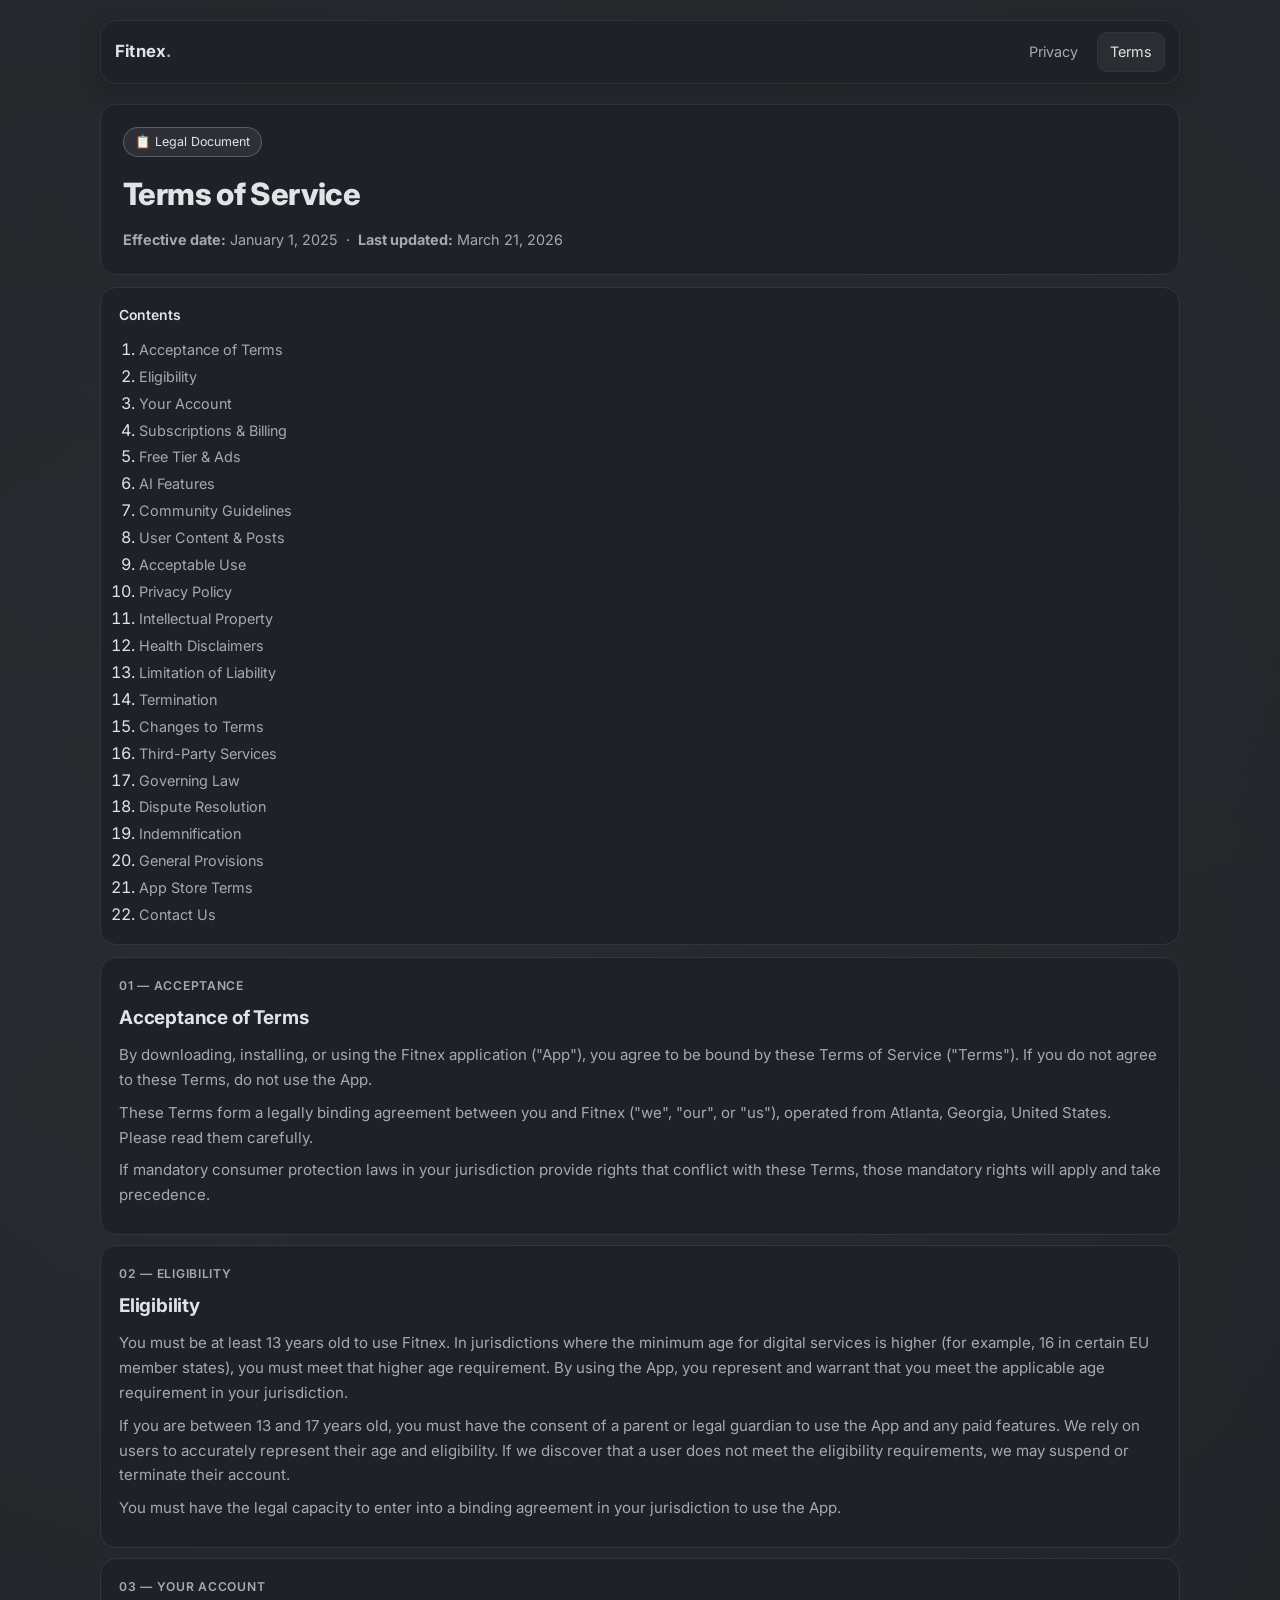
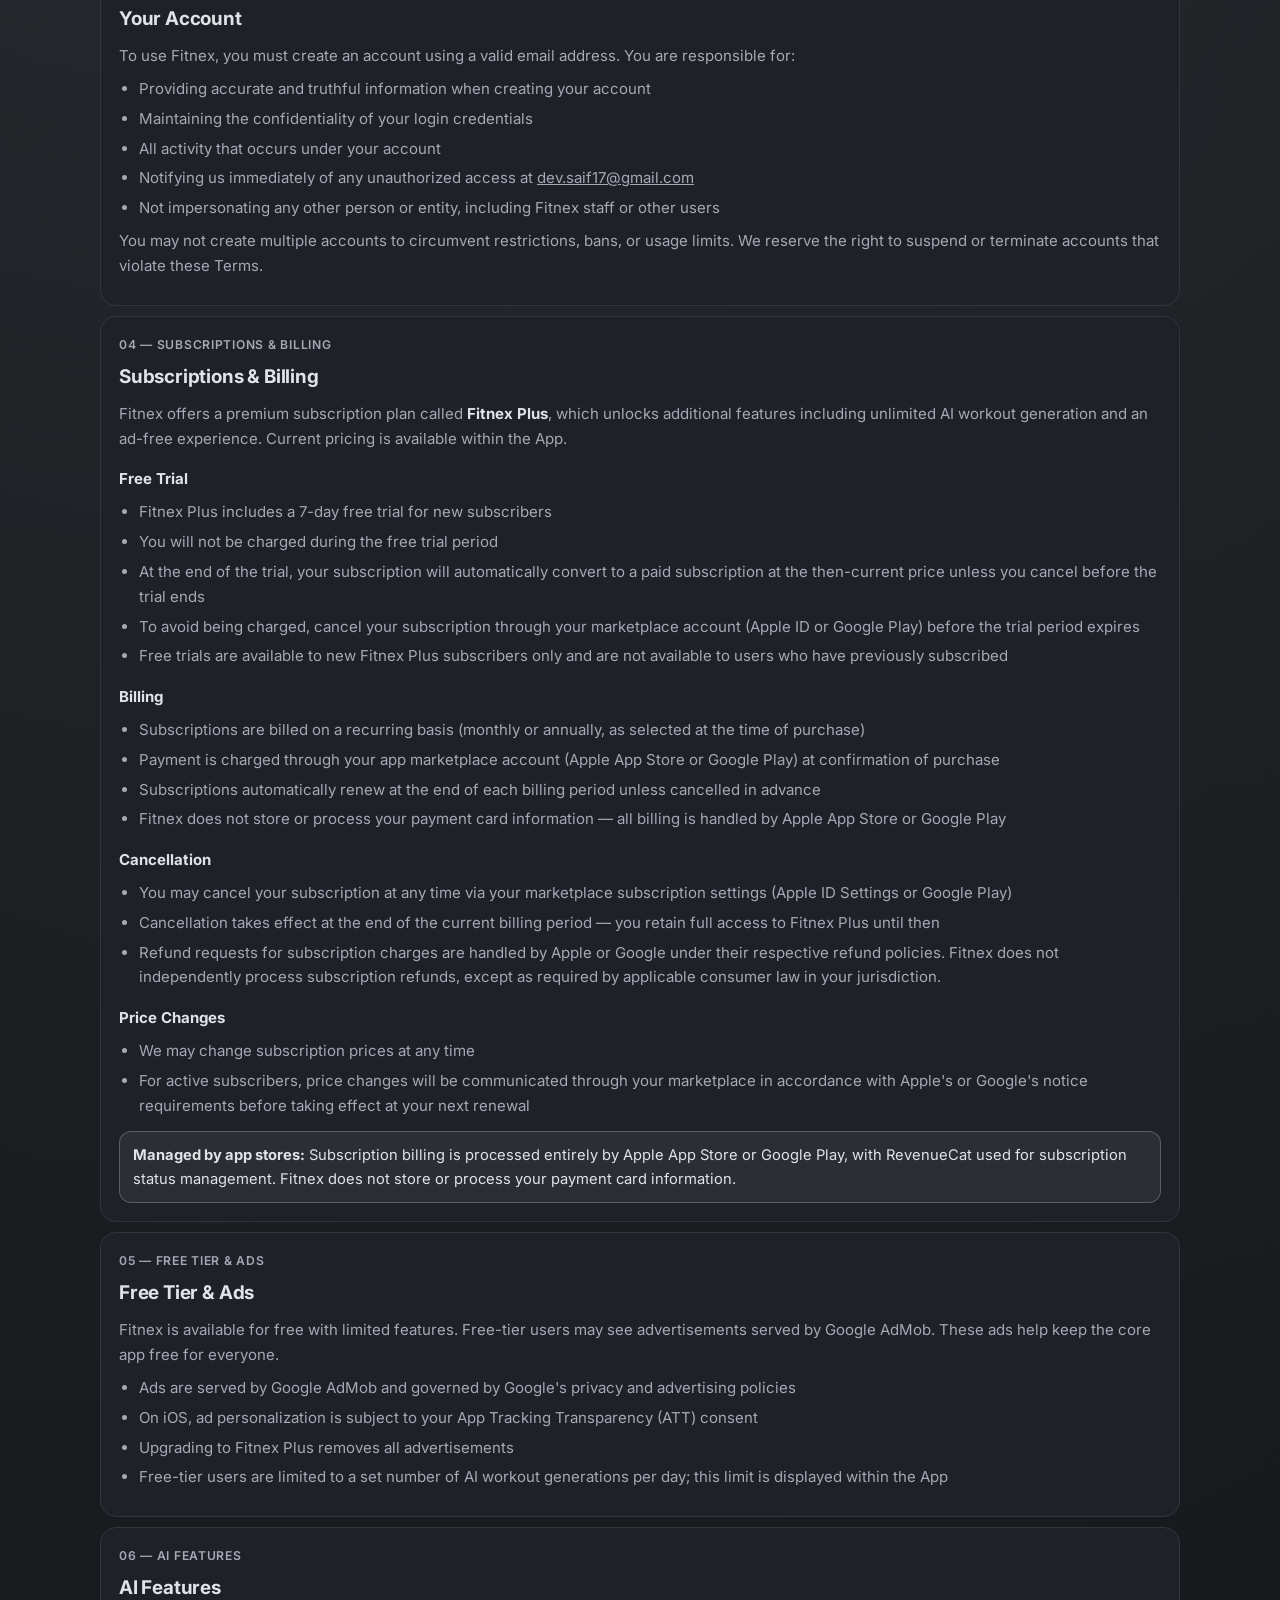
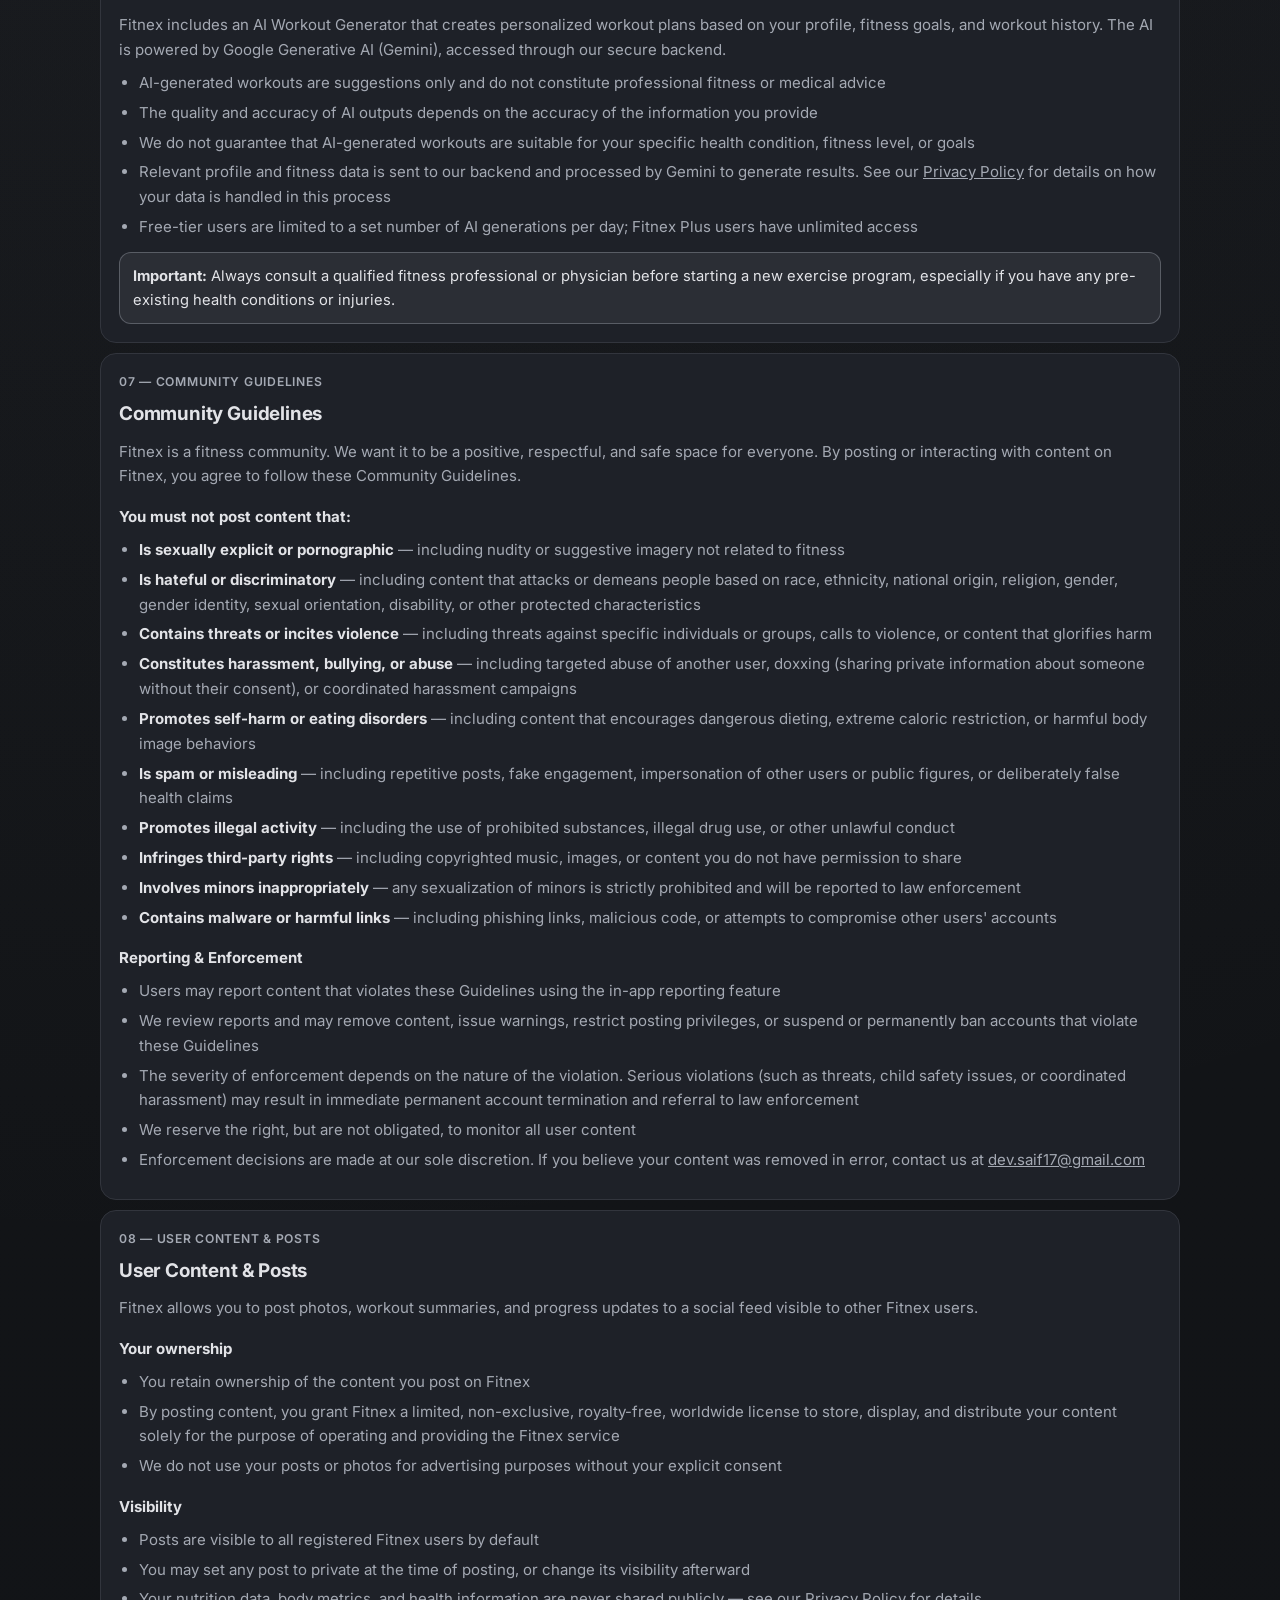
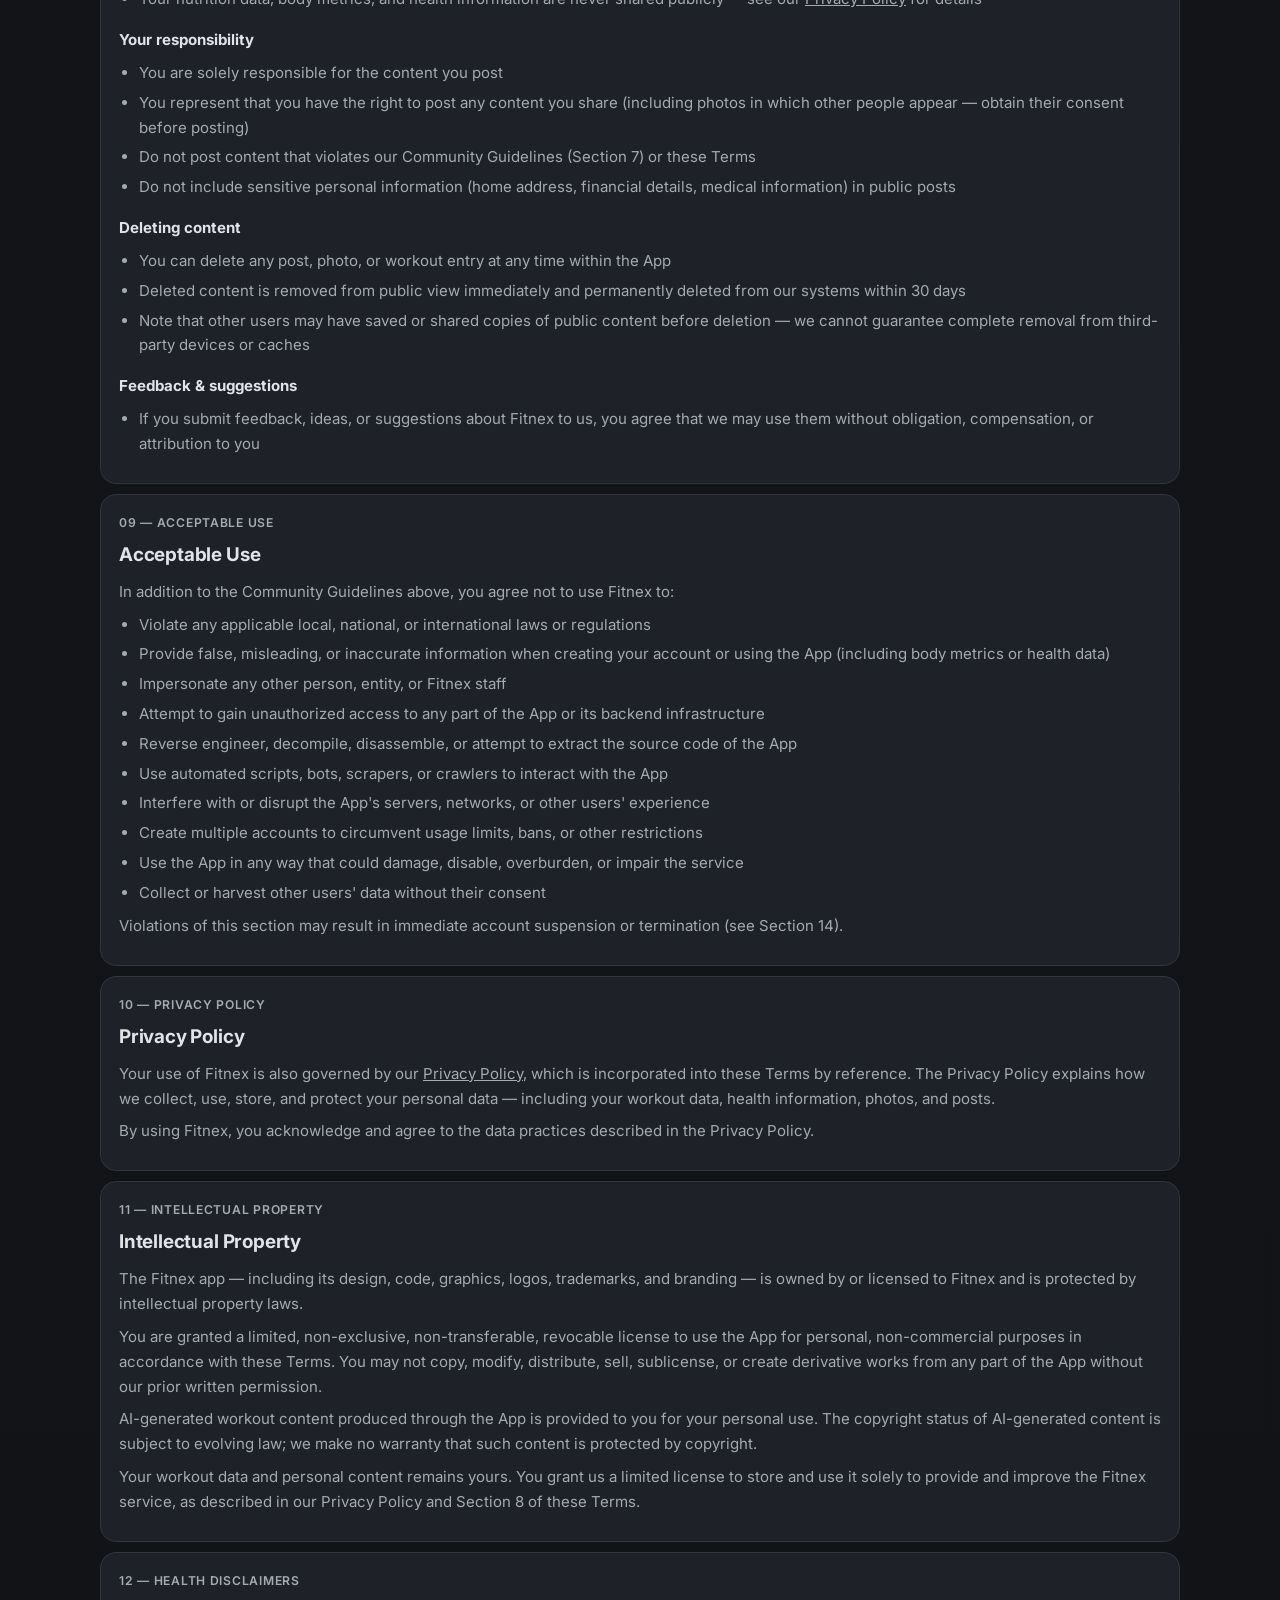
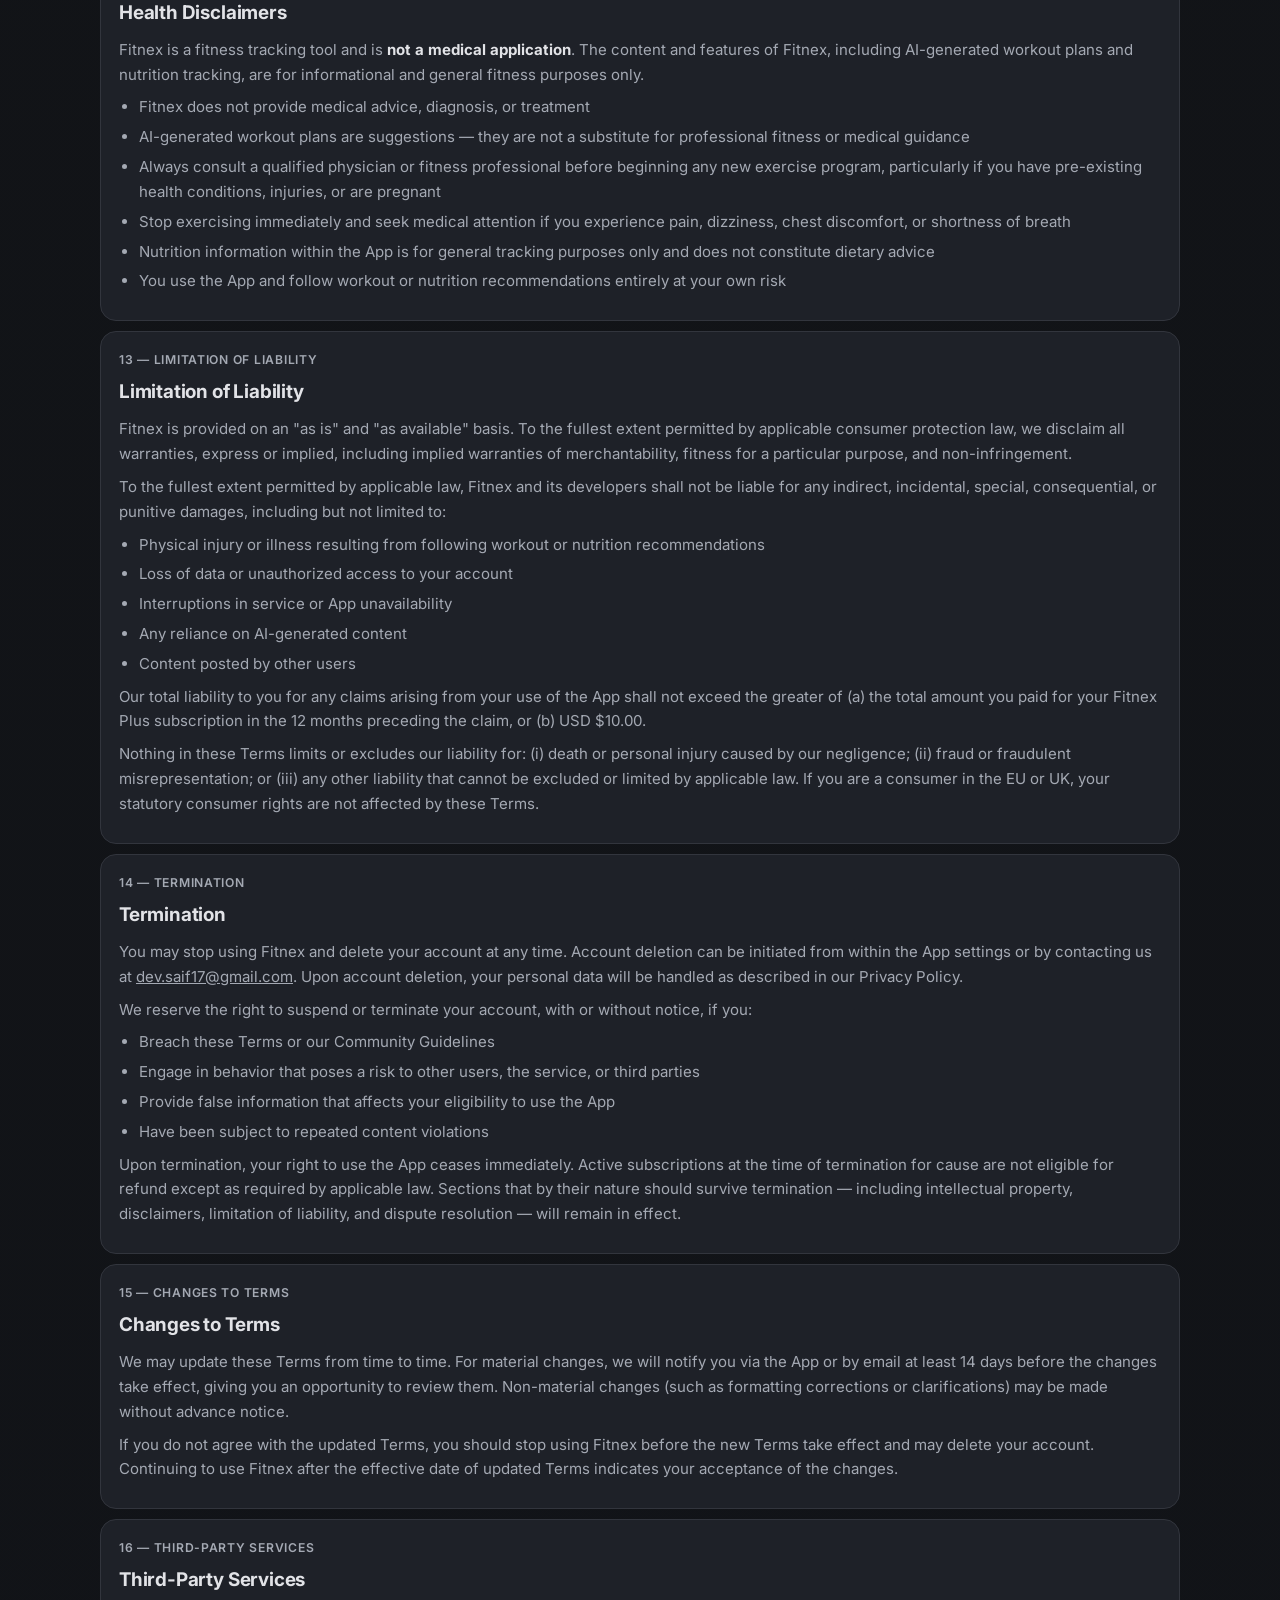
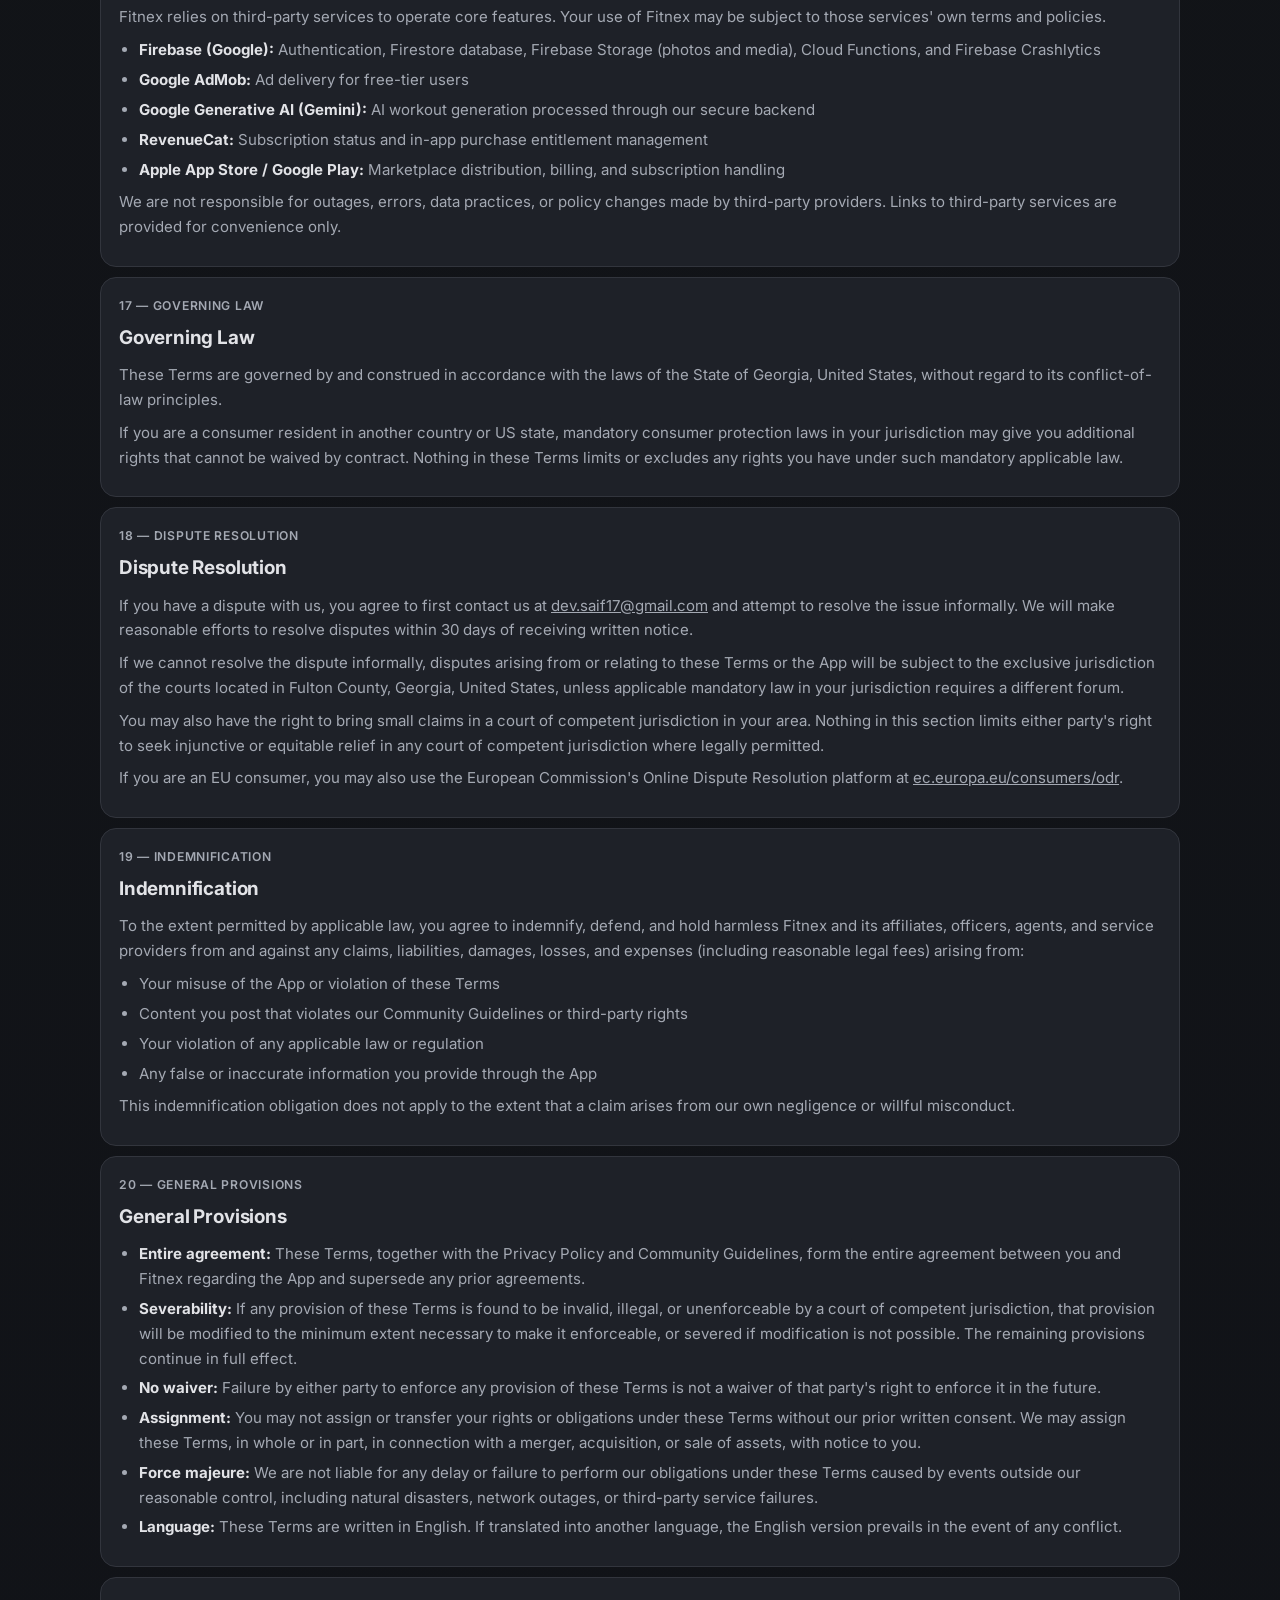
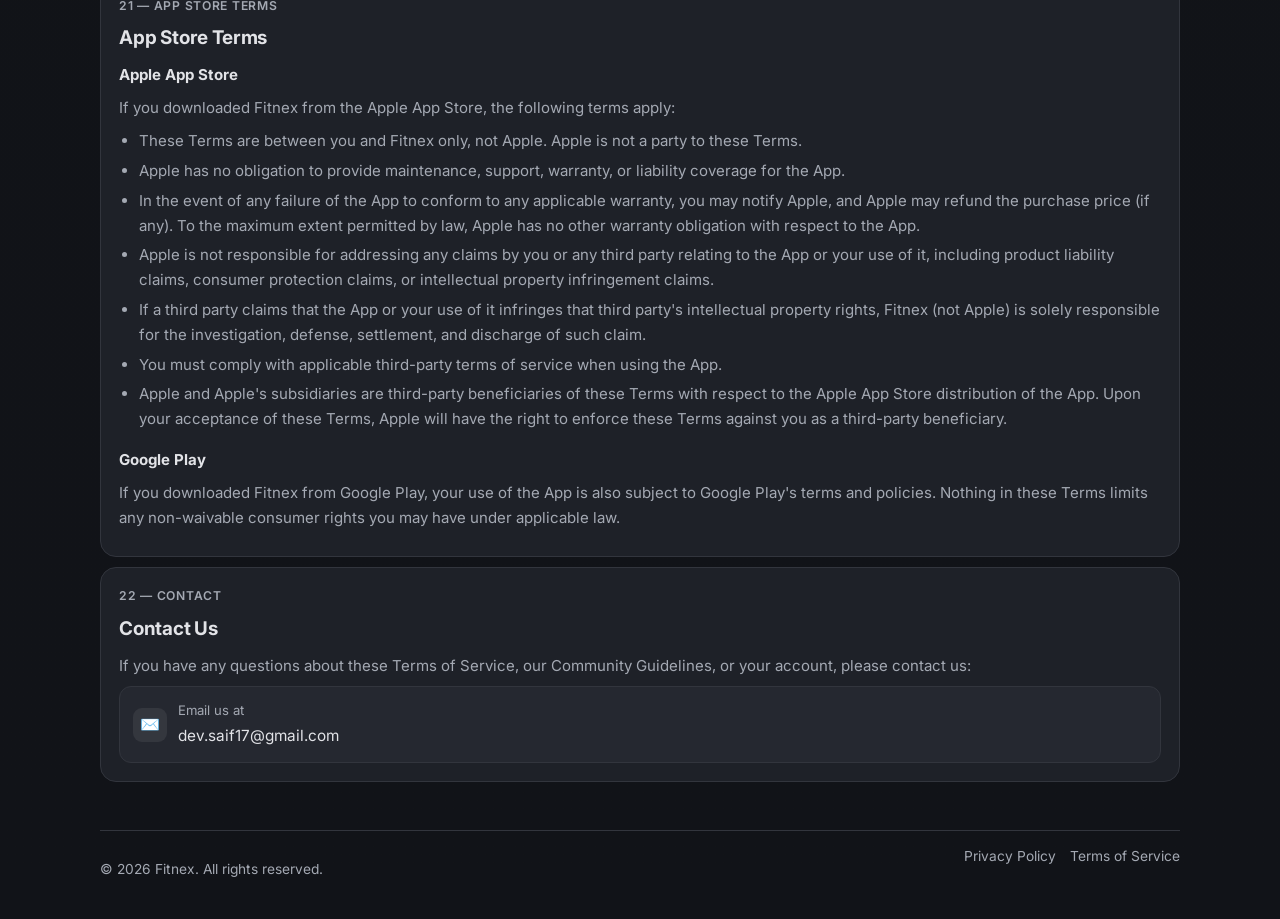
<file: terms-of-service.html>
<!DOCTYPE html>
<html lang="en">
<head>
  <meta charset="UTF-8" />
  <meta name="viewport" content="width=device-width, initial-scale=1.0" />
  <title>Terms of Service — Fitnex</title>
  <meta name="description" content="Fitnex Terms of Service — the rules governing your use of the app." />
  <link rel="stylesheet" href="styles.css" />
</head>
<body>

<nav>
  <a href="index.html" class="nav-brand">Fitnex<span>.</span></a>
  <div class="nav-links">
    <a href="privacy-policy.html">Privacy</a>
    <a href="terms-of-service.html" class="active">Terms</a>
  </div>
</nav>

<main>
  <div class="page-header">
    <div class="tag">📋 Legal Document</div>
    <h1>Terms of Service</h1>
    <p class="meta">
      <strong>Effective date:</strong> January 1, 2025 &nbsp;·&nbsp;
      <strong>Last updated:</strong> March 21, 2026
    </p>
  </div>

  <div class="toc">
    <p class="toc-title">Contents</p>
    <ol>
      <li><a href="#acceptance">Acceptance of Terms</a></li>
      <li><a href="#eligibility">Eligibility</a></li>
      <li><a href="#account">Your Account</a></li>
      <li><a href="#subscriptions">Subscriptions &amp; Billing</a></li>
      <li><a href="#free-tier">Free Tier &amp; Ads</a></li>
      <li><a href="#ai-features">AI Features</a></li>
      <li><a href="#community-guidelines">Community Guidelines</a></li>
      <li><a href="#user-content">User Content &amp; Posts</a></li>
      <li><a href="#acceptable-use">Acceptable Use</a></li>
      <li><a href="#privacy">Privacy Policy</a></li>
      <li><a href="#intellectual-property">Intellectual Property</a></li>
      <li><a href="#disclaimers">Health Disclaimers</a></li>
      <li><a href="#limitation">Limitation of Liability</a></li>
      <li><a href="#termination">Termination</a></li>
      <li><a href="#changes">Changes to Terms</a></li>
      <li><a href="#third-party-services">Third-Party Services</a></li>
      <li><a href="#governing-law">Governing Law</a></li>
      <li><a href="#disputes">Dispute Resolution</a></li>
      <li><a href="#indemnification">Indemnification</a></li>
      <li><a href="#general">General Provisions</a></li>
      <li><a href="#app-store">App Store Terms</a></li>
      <li><a href="#contact">Contact Us</a></li>
    </ol>
  </div>

  <!-- 1. Acceptance -->
  <div class="section" id="acceptance">
    <span class="section-number">01 — Acceptance</span>
    <h2>Acceptance of Terms</h2>
    <p>By downloading, installing, or using the Fitnex application ("App"), you agree to be bound by these Terms of Service ("Terms"). If you do not agree to these Terms, do not use the App.</p>
    <p>These Terms form a legally binding agreement between you and Fitnex ("we", "our", or "us"), operated from Atlanta, Georgia, United States. Please read them carefully.</p>
    <p>If mandatory consumer protection laws in your jurisdiction provide rights that conflict with these Terms, those mandatory rights will apply and take precedence.</p>
  </div>

  <!-- 2. Eligibility -->
  <div class="section" id="eligibility">
    <span class="section-number">02 — Eligibility</span>
    <h2>Eligibility</h2>
    <p>You must be at least 13 years old to use Fitnex. In jurisdictions where the minimum age for digital services is higher (for example, 16 in certain EU member states), you must meet that higher age requirement. By using the App, you represent and warrant that you meet the applicable age requirement in your jurisdiction.</p>
    <p>If you are between 13 and 17 years old, you must have the consent of a parent or legal guardian to use the App and any paid features. We rely on users to accurately represent their age and eligibility. If we discover that a user does not meet the eligibility requirements, we may suspend or terminate their account.</p>
    <p>You must have the legal capacity to enter into a binding agreement in your jurisdiction to use the App.</p>
  </div>

  <!-- 3. Account -->
  <div class="section" id="account">
    <span class="section-number">03 — Your Account</span>
    <h2>Your Account</h2>
    <p>To use Fitnex, you must create an account using a valid email address. You are responsible for:</p>
    <ul>
      <li>Providing accurate and truthful information when creating your account</li>
      <li>Maintaining the confidentiality of your login credentials</li>
      <li>All activity that occurs under your account</li>
      <li>Notifying us immediately of any unauthorized access at <a href="mailto:dev.saif17@gmail.com" style="color:var(--accent);">dev.saif17@gmail.com</a></li>
      <li>Not impersonating any other person or entity, including Fitnex staff or other users</li>
    </ul>
    <p>You may not create multiple accounts to circumvent restrictions, bans, or usage limits. We reserve the right to suspend or terminate accounts that violate these Terms.</p>
  </div>

  <!-- 4. Subscriptions -->
  <div class="section" id="subscriptions">
    <span class="section-number">04 — Subscriptions &amp; Billing</span>
    <h2>Subscriptions &amp; Billing</h2>
    <p>Fitnex offers a premium subscription plan called <strong style="color:var(--text);">Fitnex Plus</strong>, which unlocks additional features including unlimited AI workout generation and an ad-free experience. Current pricing is available within the App.</p>

    <p style="margin-top:16px;"><strong style="color:var(--text);">Free Trial</strong></p>
    <ul>
      <li>Fitnex Plus includes a 7-day free trial for new subscribers</li>
      <li>You will not be charged during the free trial period</li>
      <li>At the end of the trial, your subscription will automatically convert to a paid subscription at the then-current price unless you cancel before the trial ends</li>
      <li>To avoid being charged, cancel your subscription through your marketplace account (Apple ID or Google Play) before the trial period expires</li>
      <li>Free trials are available to new Fitnex Plus subscribers only and are not available to users who have previously subscribed</li>
    </ul>

    <p style="margin-top:16px;"><strong style="color:var(--text);">Billing</strong></p>
    <ul>
      <li>Subscriptions are billed on a recurring basis (monthly or annually, as selected at the time of purchase)</li>
      <li>Payment is charged through your app marketplace account (Apple App Store or Google Play) at confirmation of purchase</li>
      <li>Subscriptions automatically renew at the end of each billing period unless cancelled in advance</li>
      <li>Fitnex does not store or process your payment card information — all billing is handled by Apple App Store or Google Play</li>
    </ul>

    <p style="margin-top:16px;"><strong style="color:var(--text);">Cancellation</strong></p>
    <ul>
      <li>You may cancel your subscription at any time via your marketplace subscription settings (Apple ID Settings or Google Play)</li>
      <li>Cancellation takes effect at the end of the current billing period — you retain full access to Fitnex Plus until then</li>
      <li>Refund requests for subscription charges are handled by Apple or Google under their respective refund policies. Fitnex does not independently process subscription refunds, except as required by applicable consumer law in your jurisdiction.</li>
    </ul>

    <p style="margin-top:16px;"><strong style="color:var(--text);">Price Changes</strong></p>
    <ul>
      <li>We may change subscription prices at any time</li>
      <li>For active subscribers, price changes will be communicated through your marketplace in accordance with Apple's or Google's notice requirements before taking effect at your next renewal</li>
    </ul>

    <div class="highlight-box">
      <strong>Managed by app stores:</strong> Subscription billing is processed entirely by Apple App Store or Google Play, with RevenueCat used for subscription status management. Fitnex does not store or process your payment card information.
    </div>
  </div>

  <!-- 5. Free Tier -->
  <div class="section" id="free-tier">
    <span class="section-number">05 — Free Tier &amp; Ads</span>
    <h2>Free Tier &amp; Ads</h2>
    <p>Fitnex is available for free with limited features. Free-tier users may see advertisements served by Google AdMob. These ads help keep the core app free for everyone.</p>
    <ul>
      <li>Ads are served by Google AdMob and governed by Google's privacy and advertising policies</li>
      <li>On iOS, ad personalization is subject to your App Tracking Transparency (ATT) consent</li>
      <li>Upgrading to Fitnex Plus removes all advertisements</li>
      <li>Free-tier users are limited to a set number of AI workout generations per day; this limit is displayed within the App</li>
    </ul>
  </div>

  <!-- 6. AI Features -->
  <div class="section" id="ai-features">
    <span class="section-number">06 — AI Features</span>
    <h2>AI Features</h2>
    <p>Fitnex includes an AI Workout Generator that creates personalized workout plans based on your profile, fitness goals, and workout history. The AI is powered by Google Generative AI (Gemini), accessed through our secure backend.</p>
    <ul>
      <li>AI-generated workouts are suggestions only and do not constitute professional fitness or medical advice</li>
      <li>The quality and accuracy of AI outputs depends on the accuracy of the information you provide</li>
      <li>We do not guarantee that AI-generated workouts are suitable for your specific health condition, fitness level, or goals</li>
      <li>Relevant profile and fitness data is sent to our backend and processed by Gemini to generate results. See our <a href="privacy-policy.html" style="color:var(--accent);">Privacy Policy</a> for details on how your data is handled in this process</li>
      <li>Free-tier users are limited to a set number of AI generations per day; Fitnex Plus users have unlimited access</li>
    </ul>
    <div class="highlight-box">
      <strong>Important:</strong> Always consult a qualified fitness professional or physician before starting a new exercise program, especially if you have any pre-existing health conditions or injuries.
    </div>
  </div>

  <!-- 7. Community Guidelines -->
  <div class="section" id="community-guidelines">
    <span class="section-number">07 — Community Guidelines</span>
    <h2>Community Guidelines</h2>
    <p>Fitnex is a fitness community. We want it to be a positive, respectful, and safe space for everyone. By posting or interacting with content on Fitnex, you agree to follow these Community Guidelines.</p>

    <p style="margin-top:16px;"><strong style="color:var(--text);">You must not post content that:</strong></p>
    <ul>
      <li><strong style="color:var(--text);">Is sexually explicit or pornographic</strong> — including nudity or suggestive imagery not related to fitness</li>
      <li><strong style="color:var(--text);">Is hateful or discriminatory</strong> — including content that attacks or demeans people based on race, ethnicity, national origin, religion, gender, gender identity, sexual orientation, disability, or other protected characteristics</li>
      <li><strong style="color:var(--text);">Contains threats or incites violence</strong> — including threats against specific individuals or groups, calls to violence, or content that glorifies harm</li>
      <li><strong style="color:var(--text);">Constitutes harassment, bullying, or abuse</strong> — including targeted abuse of another user, doxxing (sharing private information about someone without their consent), or coordinated harassment campaigns</li>
      <li><strong style="color:var(--text);">Promotes self-harm or eating disorders</strong> — including content that encourages dangerous dieting, extreme caloric restriction, or harmful body image behaviors</li>
      <li><strong style="color:var(--text);">Is spam or misleading</strong> — including repetitive posts, fake engagement, impersonation of other users or public figures, or deliberately false health claims</li>
      <li><strong style="color:var(--text);">Promotes illegal activity</strong> — including the use of prohibited substances, illegal drug use, or other unlawful conduct</li>
      <li><strong style="color:var(--text);">Infringes third-party rights</strong> — including copyrighted music, images, or content you do not have permission to share</li>
      <li><strong style="color:var(--text);">Involves minors inappropriately</strong> — any sexualization of minors is strictly prohibited and will be reported to law enforcement</li>
      <li><strong style="color:var(--text);">Contains malware or harmful links</strong> — including phishing links, malicious code, or attempts to compromise other users' accounts</li>
    </ul>

    <p style="margin-top:16px;"><strong style="color:var(--text);">Reporting &amp; Enforcement</strong></p>
    <ul>
      <li>Users may report content that violates these Guidelines using the in-app reporting feature</li>
      <li>We review reports and may remove content, issue warnings, restrict posting privileges, or suspend or permanently ban accounts that violate these Guidelines</li>
      <li>The severity of enforcement depends on the nature of the violation. Serious violations (such as threats, child safety issues, or coordinated harassment) may result in immediate permanent account termination and referral to law enforcement</li>
      <li>We reserve the right, but are not obligated, to monitor all user content</li>
      <li>Enforcement decisions are made at our sole discretion. If you believe your content was removed in error, contact us at <a href="mailto:dev.saif17@gmail.com" style="color:var(--accent);">dev.saif17@gmail.com</a></li>
    </ul>
  </div>

  <!-- 8. User Content -->
  <div class="section" id="user-content">
    <span class="section-number">08 — User Content &amp; Posts</span>
    <h2>User Content &amp; Posts</h2>
    <p>Fitnex allows you to post photos, workout summaries, and progress updates to a social feed visible to other Fitnex users.</p>

    <p style="margin-top:16px;"><strong style="color:var(--text);">Your ownership</strong></p>
    <ul>
      <li>You retain ownership of the content you post on Fitnex</li>
      <li>By posting content, you grant Fitnex a limited, non-exclusive, royalty-free, worldwide license to store, display, and distribute your content solely for the purpose of operating and providing the Fitnex service</li>
      <li>We do not use your posts or photos for advertising purposes without your explicit consent</li>
    </ul>

    <p style="margin-top:16px;"><strong style="color:var(--text);">Visibility</strong></p>
    <ul>
      <li>Posts are visible to all registered Fitnex users by default</li>
      <li>You may set any post to private at the time of posting, or change its visibility afterward</li>
      <li>Your nutrition data, body metrics, and health information are never shared publicly — see our <a href="privacy-policy.html" style="color:var(--accent);">Privacy Policy</a> for details</li>
    </ul>

    <p style="margin-top:16px;"><strong style="color:var(--text);">Your responsibility</strong></p>
    <ul>
      <li>You are solely responsible for the content you post</li>
      <li>You represent that you have the right to post any content you share (including photos in which other people appear — obtain their consent before posting)</li>
      <li>Do not post content that violates our Community Guidelines (Section 7) or these Terms</li>
      <li>Do not include sensitive personal information (home address, financial details, medical information) in public posts</li>
    </ul>

    <p style="margin-top:16px;"><strong style="color:var(--text);">Deleting content</strong></p>
    <ul>
      <li>You can delete any post, photo, or workout entry at any time within the App</li>
      <li>Deleted content is removed from public view immediately and permanently deleted from our systems within 30 days</li>
      <li>Note that other users may have saved or shared copies of public content before deletion — we cannot guarantee complete removal from third-party devices or caches</li>
    </ul>

    <p style="margin-top:16px;"><strong style="color:var(--text);">Feedback &amp; suggestions</strong></p>
    <ul>
      <li>If you submit feedback, ideas, or suggestions about Fitnex to us, you agree that we may use them without obligation, compensation, or attribution to you</li>
    </ul>
  </div>

  <!-- 9. Acceptable Use -->
  <div class="section" id="acceptable-use">
    <span class="section-number">09 — Acceptable Use</span>
    <h2>Acceptable Use</h2>
    <p>In addition to the Community Guidelines above, you agree not to use Fitnex to:</p>
    <ul>
      <li>Violate any applicable local, national, or international laws or regulations</li>
      <li>Provide false, misleading, or inaccurate information when creating your account or using the App (including body metrics or health data)</li>
      <li>Impersonate any other person, entity, or Fitnex staff</li>
      <li>Attempt to gain unauthorized access to any part of the App or its backend infrastructure</li>
      <li>Reverse engineer, decompile, disassemble, or attempt to extract the source code of the App</li>
      <li>Use automated scripts, bots, scrapers, or crawlers to interact with the App</li>
      <li>Interfere with or disrupt the App's servers, networks, or other users' experience</li>
      <li>Create multiple accounts to circumvent usage limits, bans, or other restrictions</li>
      <li>Use the App in any way that could damage, disable, overburden, or impair the service</li>
      <li>Collect or harvest other users' data without their consent</li>
    </ul>
    <p>Violations of this section may result in immediate account suspension or termination (see Section 14).</p>
  </div>

  <!-- 10. Privacy Policy -->
  <div class="section" id="privacy">
    <span class="section-number">10 — Privacy Policy</span>
    <h2>Privacy Policy</h2>
    <p>Your use of Fitnex is also governed by our <a href="privacy-policy.html" style="color:var(--accent);">Privacy Policy</a>, which is incorporated into these Terms by reference. The Privacy Policy explains how we collect, use, store, and protect your personal data — including your workout data, health information, photos, and posts.</p>
    <p>By using Fitnex, you acknowledge and agree to the data practices described in the Privacy Policy.</p>
  </div>

  <!-- 11. Intellectual Property -->
  <div class="section" id="intellectual-property">
    <span class="section-number">11 — Intellectual Property</span>
    <h2>Intellectual Property</h2>
    <p>The Fitnex app — including its design, code, graphics, logos, trademarks, and branding — is owned by or licensed to Fitnex and is protected by intellectual property laws.</p>
    <p>You are granted a limited, non-exclusive, non-transferable, revocable license to use the App for personal, non-commercial purposes in accordance with these Terms. You may not copy, modify, distribute, sell, sublicense, or create derivative works from any part of the App without our prior written permission.</p>
    <p>AI-generated workout content produced through the App is provided to you for your personal use. The copyright status of AI-generated content is subject to evolving law; we make no warranty that such content is protected by copyright.</p>
    <p>Your workout data and personal content remains yours. You grant us a limited license to store and use it solely to provide and improve the Fitnex service, as described in our Privacy Policy and Section 8 of these Terms.</p>
  </div>

  <!-- 12. Health Disclaimers -->
  <div class="section" id="disclaimers">
    <span class="section-number">12 — Health Disclaimers</span>
    <h2>Health Disclaimers</h2>
    <p>Fitnex is a fitness tracking tool and is <strong style="color:var(--text);">not a medical application</strong>. The content and features of Fitnex, including AI-generated workout plans and nutrition tracking, are for informational and general fitness purposes only.</p>
    <ul>
      <li>Fitnex does not provide medical advice, diagnosis, or treatment</li>
      <li>AI-generated workout plans are suggestions — they are not a substitute for professional fitness or medical guidance</li>
      <li>Always consult a qualified physician or fitness professional before beginning any new exercise program, particularly if you have pre-existing health conditions, injuries, or are pregnant</li>
      <li>Stop exercising immediately and seek medical attention if you experience pain, dizziness, chest discomfort, or shortness of breath</li>
      <li>Nutrition information within the App is for general tracking purposes only and does not constitute dietary advice</li>
      <li>You use the App and follow workout or nutrition recommendations entirely at your own risk</li>
    </ul>
  </div>

  <!-- 13. Limitation of Liability -->
  <div class="section" id="limitation">
    <span class="section-number">13 — Limitation of Liability</span>
    <h2>Limitation of Liability</h2>
    <p>Fitnex is provided on an "as is" and "as available" basis. To the fullest extent permitted by applicable consumer protection law, we disclaim all warranties, express or implied, including implied warranties of merchantability, fitness for a particular purpose, and non-infringement.</p>
    <p>To the fullest extent permitted by applicable law, Fitnex and its developers shall not be liable for any indirect, incidental, special, consequential, or punitive damages, including but not limited to:</p>
    <ul>
      <li>Physical injury or illness resulting from following workout or nutrition recommendations</li>
      <li>Loss of data or unauthorized access to your account</li>
      <li>Interruptions in service or App unavailability</li>
      <li>Any reliance on AI-generated content</li>
      <li>Content posted by other users</li>
    </ul>
    <p>Our total liability to you for any claims arising from your use of the App shall not exceed the greater of (a) the total amount you paid for your Fitnex Plus subscription in the 12 months preceding the claim, or (b) USD $10.00.</p>
    <p>Nothing in these Terms limits or excludes our liability for: (i) death or personal injury caused by our negligence; (ii) fraud or fraudulent misrepresentation; or (iii) any other liability that cannot be excluded or limited by applicable law. If you are a consumer in the EU or UK, your statutory consumer rights are not affected by these Terms.</p>
  </div>

  <!-- 14. Termination -->
  <div class="section" id="termination">
    <span class="section-number">14 — Termination</span>
    <h2>Termination</h2>
    <p>You may stop using Fitnex and delete your account at any time. Account deletion can be initiated from within the App settings or by contacting us at <a href="mailto:dev.saif17@gmail.com" style="color:var(--accent);">dev.saif17@gmail.com</a>. Upon account deletion, your personal data will be handled as described in our Privacy Policy.</p>
    <p>We reserve the right to suspend or terminate your account, with or without notice, if you:</p>
    <ul>
      <li>Breach these Terms or our Community Guidelines</li>
      <li>Engage in behavior that poses a risk to other users, the service, or third parties</li>
      <li>Provide false information that affects your eligibility to use the App</li>
      <li>Have been subject to repeated content violations</li>
    </ul>
    <p>Upon termination, your right to use the App ceases immediately. Active subscriptions at the time of termination for cause are not eligible for refund except as required by applicable law. Sections that by their nature should survive termination — including intellectual property, disclaimers, limitation of liability, and dispute resolution — will remain in effect.</p>
  </div>

  <!-- 15. Changes -->
  <div class="section" id="changes">
    <span class="section-number">15 — Changes to Terms</span>
    <h2>Changes to Terms</h2>
    <p>We may update these Terms from time to time. For material changes, we will notify you via the App or by email at least 14 days before the changes take effect, giving you an opportunity to review them. Non-material changes (such as formatting corrections or clarifications) may be made without advance notice.</p>
    <p>If you do not agree with the updated Terms, you should stop using Fitnex before the new Terms take effect and may delete your account. Continuing to use Fitnex after the effective date of updated Terms indicates your acceptance of the changes.</p>
  </div>

  <!-- 16. Third-Party Services -->
  <div class="section" id="third-party-services">
    <span class="section-number">16 — Third-Party Services</span>
    <h2>Third-Party Services</h2>
    <p>Fitnex relies on third-party services to operate core features. Your use of Fitnex may be subject to those services' own terms and policies.</p>
    <ul>
      <li><strong style="color:var(--text);">Firebase (Google):</strong> Authentication, Firestore database, Firebase Storage (photos and media), Cloud Functions, and Firebase Crashlytics</li>
      <li><strong style="color:var(--text);">Google AdMob:</strong> Ad delivery for free-tier users</li>
      <li><strong style="color:var(--text);">Google Generative AI (Gemini):</strong> AI workout generation processed through our secure backend</li>
      <li><strong style="color:var(--text);">RevenueCat:</strong> Subscription status and in-app purchase entitlement management</li>
      <li><strong style="color:var(--text);">Apple App Store / Google Play:</strong> Marketplace distribution, billing, and subscription handling</li>
    </ul>
    <p>We are not responsible for outages, errors, data practices, or policy changes made by third-party providers. Links to third-party services are provided for convenience only.</p>
  </div>

  <!-- 17. Governing Law -->
  <div class="section" id="governing-law">
    <span class="section-number">17 — Governing Law</span>
    <h2>Governing Law</h2>
    <p>These Terms are governed by and construed in accordance with the laws of the State of Georgia, United States, without regard to its conflict-of-law principles.</p>
    <p>If you are a consumer resident in another country or US state, mandatory consumer protection laws in your jurisdiction may give you additional rights that cannot be waived by contract. Nothing in these Terms limits or excludes any rights you have under such mandatory applicable law.</p>
  </div>

  <!-- 18. Disputes -->
  <div class="section" id="disputes">
    <span class="section-number">18 — Dispute Resolution</span>
    <h2>Dispute Resolution</h2>
    <p>If you have a dispute with us, you agree to first contact us at <a href="mailto:dev.saif17@gmail.com" style="color:var(--accent);">dev.saif17@gmail.com</a> and attempt to resolve the issue informally. We will make reasonable efforts to resolve disputes within 30 days of receiving written notice.</p>
    <p>If we cannot resolve the dispute informally, disputes arising from or relating to these Terms or the App will be subject to the exclusive jurisdiction of the courts located in Fulton County, Georgia, United States, unless applicable mandatory law in your jurisdiction requires a different forum.</p>
    <p>You may also have the right to bring small claims in a court of competent jurisdiction in your area. Nothing in this section limits either party's right to seek injunctive or equitable relief in any court of competent jurisdiction where legally permitted.</p>
    <p>If you are an EU consumer, you may also use the European Commission's Online Dispute Resolution platform at <a href="https://ec.europa.eu/consumers/odr" target="_blank" rel="noopener noreferrer" style="color:var(--accent);">ec.europa.eu/consumers/odr</a>.</p>
  </div>

  <!-- 19. Indemnification -->
  <div class="section" id="indemnification">
    <span class="section-number">19 — Indemnification</span>
    <h2>Indemnification</h2>
    <p>To the extent permitted by applicable law, you agree to indemnify, defend, and hold harmless Fitnex and its affiliates, officers, agents, and service providers from and against any claims, liabilities, damages, losses, and expenses (including reasonable legal fees) arising from:</p>
    <ul>
      <li>Your misuse of the App or violation of these Terms</li>
      <li>Content you post that violates our Community Guidelines or third-party rights</li>
      <li>Your violation of any applicable law or regulation</li>
      <li>Any false or inaccurate information you provide through the App</li>
    </ul>
    <p>This indemnification obligation does not apply to the extent that a claim arises from our own negligence or willful misconduct.</p>
  </div>

  <!-- 20. General -->
  <div class="section" id="general">
    <span class="section-number">20 — General Provisions</span>
    <h2>General Provisions</h2>
    <ul>
      <li><strong style="color:var(--text);">Entire agreement:</strong> These Terms, together with the Privacy Policy and Community Guidelines, form the entire agreement between you and Fitnex regarding the App and supersede any prior agreements.</li>
      <li><strong style="color:var(--text);">Severability:</strong> If any provision of these Terms is found to be invalid, illegal, or unenforceable by a court of competent jurisdiction, that provision will be modified to the minimum extent necessary to make it enforceable, or severed if modification is not possible. The remaining provisions continue in full effect.</li>
      <li><strong style="color:var(--text);">No waiver:</strong> Failure by either party to enforce any provision of these Terms is not a waiver of that party's right to enforce it in the future.</li>
      <li><strong style="color:var(--text);">Assignment:</strong> You may not assign or transfer your rights or obligations under these Terms without our prior written consent. We may assign these Terms, in whole or in part, in connection with a merger, acquisition, or sale of assets, with notice to you.</li>
      <li><strong style="color:var(--text);">Force majeure:</strong> We are not liable for any delay or failure to perform our obligations under these Terms caused by events outside our reasonable control, including natural disasters, network outages, or third-party service failures.</li>
      <li><strong style="color:var(--text);">Language:</strong> These Terms are written in English. If translated into another language, the English version prevails in the event of any conflict.</li>
    </ul>
  </div>

  <!-- 21. App Store -->
  <div class="section" id="app-store">
    <span class="section-number">21 — App Store Terms</span>
    <h2>App Store Terms</h2>

    <p><strong style="color:var(--text);">Apple App Store</strong></p>
    <p>If you downloaded Fitnex from the Apple App Store, the following terms apply:</p>
    <ul>
      <li>These Terms are between you and Fitnex only, not Apple. Apple is not a party to these Terms.</li>
      <li>Apple has no obligation to provide maintenance, support, warranty, or liability coverage for the App.</li>
      <li>In the event of any failure of the App to conform to any applicable warranty, you may notify Apple, and Apple may refund the purchase price (if any). To the maximum extent permitted by law, Apple has no other warranty obligation with respect to the App.</li>
      <li>Apple is not responsible for addressing any claims by you or any third party relating to the App or your use of it, including product liability claims, consumer protection claims, or intellectual property infringement claims.</li>
      <li>If a third party claims that the App or your use of it infringes that third party's intellectual property rights, Fitnex (not Apple) is solely responsible for the investigation, defense, settlement, and discharge of such claim.</li>
      <li>You must comply with applicable third-party terms of service when using the App.</li>
      <li>Apple and Apple's subsidiaries are third-party beneficiaries of these Terms with respect to the Apple App Store distribution of the App. Upon your acceptance of these Terms, Apple will have the right to enforce these Terms against you as a third-party beneficiary.</li>
    </ul>

    <p style="margin-top:16px;"><strong style="color:var(--text);">Google Play</strong></p>
    <p>If you downloaded Fitnex from Google Play, your use of the App is also subject to Google Play's terms and policies. Nothing in these Terms limits any non-waivable consumer rights you may have under applicable law.</p>
  </div>

  <!-- 22. Contact -->
  <div class="section" id="contact">
    <span class="section-number">22 — Contact</span>
    <h2>Contact Us</h2>
    <p>If you have any questions about these Terms of Service, our Community Guidelines, or your account, please contact us:</p>
    <div class="contact-card">
      <div class="icon">✉️</div>
      <div class="info">
        <p>Email us at</p>
        <a href="mailto:dev.saif17@gmail.com">dev.saif17@gmail.com</a>
      </div>
    </div>
  </div>

</main>

<footer>
  <p>© 2026 Fitnex. All rights reserved.</p>
  <div class="footer-links">
    <a href="privacy-policy.html">Privacy Policy</a>
    <a href="terms-of-service.html">Terms of Service</a>
  </div>
</footer>

</body>
</html>
</file>
<file: styles.css>
@import url("https://fonts.googleapis.com/css2?family=Inter:wght@400;500;600;700;800&display=swap");

/* ─── Design tokens (mirrors app dark theme) ─── */
:root {
  --bg: #121417;
  --surface: #1e2128;
  --surface-2: #252830;
  --surface-3: #2b2f38;
  --stroke: #32353d;
  --text: #e2e3e7;
  --text-soft: #a4a9b3;
  --text-dim: #71757e;
  --accent: #a4a9b3;
  --accent-hi: #e2e3e7;
}

/* ─── Reset ─── */
*,
*::before,
*::after {
  box-sizing: border-box;
}

html,
body {
  margin: 0;
  padding: 0;
}

html {
  color-scheme: dark;
}

/* ─── Base ─── */
body {
  font-family: "Inter", -apple-system, BlinkMacSystemFont, "Segoe UI", sans-serif;
  color: var(--text);
  background:
    radial-gradient(circle at 14% 10%, rgba(164, 169, 179, 0.12) 0%, transparent 36%),
    radial-gradient(circle at 86% -4%, rgba(226, 227, 231, 0.06) 0%, transparent 32%),
    linear-gradient(180deg, #111318 0%, var(--bg) 40%, #111318 100%);
  min-height: 100vh;
  line-height: 1.65;
  text-rendering: optimizeLegibility;
}

a {
  color: inherit;
}

/* ─── Layout wrapper ─── */
nav,
main,
footer {
  width: min(1080px, calc(100vw - 32px));
  margin-left: auto;
  margin-right: auto;
}

/* ─── Nav ─── */
nav {
  margin-top: 20px;
  padding: 11px 14px;
  display: flex;
  align-items: center;
  justify-content: space-between;
  background: rgba(30, 33, 40, 0.82);
  border: 1px solid rgba(50, 53, 61, 0.8);
  border-radius: 16px;
  backdrop-filter: blur(10px);
  box-shadow: 0 8px 24px rgba(0, 0, 0, 0.2);
}

.nav-brand {
  text-decoration: none;
  font-size: 1.05rem;
  font-weight: 700;
  letter-spacing: 0.01em;
}

.nav-brand span {
  color: var(--text-soft);
}

.nav-links {
  display: flex;
  align-items: center;
  gap: 6px;
}

.nav-links a {
  text-decoration: none;
  color: var(--text-soft);
  font-size: 0.9rem;
  padding: 7px 12px;
  border-radius: 10px;
  border: 1px solid transparent;
  transition: color 0.16s, background 0.16s, border-color 0.16s;
}

.nav-links a:hover,
.nav-links a.active {
  color: var(--text);
  border-color: var(--stroke);
  background: rgba(226, 227, 231, 0.06);
}

/* ─── Main ─── */
main {
  margin-top: 20px;
  margin-bottom: 48px;
}

/* ─── Hero (index page) ─── */
.hero {
  border: 1px solid var(--stroke);
  border-radius: 20px;
  padding: 28px;
  background:
    linear-gradient(150deg, rgba(226, 227, 231, 0.09) 0%, rgba(164, 169, 179, 0.03) 100%),
    var(--surface);
  box-shadow: 0 16px 40px rgba(0, 0, 0, 0.26);
  position: relative;
  overflow: hidden;
}

.hero::after {
  content: "";
  position: absolute;
  inset: auto -70px -70px auto;
  width: 200px;
  height: 200px;
  border-radius: 50%;
  background: radial-gradient(circle at center, rgba(226, 227, 231, 0.18) 0%, transparent 70%);
  pointer-events: none;
}

.hero-badge {
  display: inline-flex;
  align-items: center;
  gap: 7px;
  font-size: 0.78rem;
  color: var(--accent-hi);
  border: 1px solid rgba(226, 227, 231, 0.24);
  background: rgba(226, 227, 231, 0.08);
  border-radius: 999px;
  padding: 5px 11px;
  margin-bottom: 13px;
}

.hero h1 {
  margin: 0;
  font-size: clamp(1.8rem, 3vw, 2.6rem);
  font-weight: 800;
  line-height: 1.15;
  letter-spacing: -0.02em;
}

.hero h1 span {
  color: var(--accent-hi);
}

.hero p {
  margin: 13px 0 0;
  color: var(--text-soft);
  max-width: 680px;
}

.hero-actions {
  margin-top: 22px;
  display: flex;
  gap: 10px;
  flex-wrap: wrap;
}

/* ─── Buttons ─── */
.button {
  text-decoration: none;
  border-radius: 10px;
  padding: 9px 14px;
  font-size: 0.9rem;
  border: 1px solid var(--stroke);
  transition: transform 0.15s, background 0.15s, filter 0.15s;
}

.button.primary {
  background: var(--accent-hi);
  color: #111318;
  font-weight: 700;
  border-color: transparent;
}

.button.primary:hover {
  transform: translateY(-1px);
  filter: brightness(0.97);
}

.button.secondary {
  color: var(--text);
  background: rgba(226, 227, 231, 0.06);
}

.button.secondary:hover {
  background: rgba(226, 227, 231, 0.1);
}

/* ─── Quick stats ─── */
.quick-stats {
  margin-top: 16px;
  display: flex;
  flex-wrap: wrap;
  gap: 9px;
}

.quick-stats span {
  font-size: 0.83rem;
  color: var(--text-soft);
  border: 1px solid var(--stroke);
  border-radius: 9px;
  background: rgba(18, 20, 23, 0.5);
  padding: 6px 10px;
}

/* ─── Doc grid & cards ─── */
.doc-grid {
  margin-top: 18px;
  display: grid;
  grid-template-columns: repeat(auto-fit, minmax(240px, 1fr));
  gap: 12px;
}

.doc-card {
  text-decoration: none;
  border: 1px solid var(--stroke);
  border-radius: 16px;
  padding: 18px;
  background: var(--surface);
  transition: border-color 0.18s, transform 0.18s;
}

.doc-card:hover {
  border-color: rgba(226, 227, 231, 0.38);
  transform: translateY(-2px);
}

.card-icon {
  width: 34px;
  height: 34px;
  border-radius: 9px;
  display: grid;
  place-items: center;
  background: rgba(226, 227, 231, 0.08);
  border: 1px solid rgba(226, 227, 231, 0.12);
  color: var(--accent-hi);
  font-weight: 700;
  font-size: 0.78rem;
  margin-bottom: 11px;
}

.doc-card h2 {
  margin: 0;
  font-size: 1.06rem;
  font-weight: 700;
}

.doc-card p {
  margin: 8px 0 11px;
  font-size: 0.91rem;
  color: var(--text-soft);
}

.card-link {
  color: var(--accent-hi);
  font-size: 0.87rem;
  font-weight: 600;
}

.doc-meta {
  margin-top: 13px;
  font-size: 0.83rem;
  color: var(--text-dim);
}

/* ─── Page header (legal pages) ─── */
.page-header {
  border: 1px solid var(--stroke);
  border-radius: 16px;
  background: var(--surface);
  padding: 22px;
  margin-bottom: 12px;
}

.tag {
  display: inline-flex;
  align-items: center;
  gap: 7px;
  font-size: 0.78rem;
  color: var(--accent-hi);
  border: 1px solid rgba(226, 227, 231, 0.26);
  background: rgba(226, 227, 231, 0.08);
  border-radius: 999px;
  padding: 4px 11px;
}

.page-header h1 {
  margin: 12px 0 8px;
  font-size: clamp(1.45rem, 2.4vw, 2.15rem);
  font-weight: 800;
  letter-spacing: -0.02em;
}

.meta {
  margin: 0;
  font-size: 0.9rem;
  color: var(--text-soft);
}

/* ─── TOC ─── */
.toc {
  border: 1px solid var(--stroke);
  border-radius: 16px;
  background: var(--surface);
  padding: 16px 18px;
  margin-bottom: 12px;
}

.toc-title {
  margin: 0 0 9px;
  font-size: 0.87rem;
  font-weight: 600;
  color: var(--accent-hi);
}

.toc ol {
  margin: 0;
  padding-left: 20px;
}

.toc a {
  color: var(--text-soft);
  text-decoration: none;
  font-size: 0.9rem;
  line-height: 1.8;
}

.toc a:hover {
  color: var(--text);
}

/* ─── Sections ─── */
.section {
  border: 1px solid var(--stroke);
  border-radius: 16px;
  background: var(--surface);
  padding: 18px;
  margin-bottom: 10px;
}

.section-number {
  display: block;
  font-size: 0.76rem;
  font-weight: 600;
  letter-spacing: 0.06em;
  text-transform: uppercase;
  color: var(--accent);
  margin-bottom: 4px;
}

.section h2 {
  margin: 6px 0 10px;
  font-size: 1.18rem;
  font-weight: 700;
  letter-spacing: -0.01em;
}

.section p {
  margin: 8px 0;
  color: var(--text-soft);
  font-size: 0.94rem;
}

.section ul {
  margin: 8px 0;
  padding-left: 20px;
  color: var(--text-soft);
  font-size: 0.94rem;
}

.section li+li {
  margin-top: 5px;
}

/* ─── Highlight box ─── */
.highlight-box {
  margin-top: 12px;
  border: 1px solid rgba(164, 169, 179, 0.38);
  background: rgba(164, 169, 179, 0.1);
  border-radius: 12px;
  padding: 11px 13px;
  color: var(--text);
  font-size: 0.92rem;
}

/* ─── Contact card ─── */
.contact-card {
  border: 1px solid var(--stroke);
  background: var(--surface-2);
  border-radius: 12px;
  padding: 13px;
  display: flex;
  align-items: center;
  gap: 11px;
}

.contact-card .icon {
  width: 34px;
  height: 34px;
  border-radius: 9px;
  flex-shrink: 0;
  display: grid;
  place-items: center;
  background: rgba(226, 227, 231, 0.08);
  color: var(--text);
  font-size: 1rem;
}

.contact-card .info p {
  margin: 0;
  color: var(--text-soft);
  font-size: 0.82rem;
}

.contact-card .info a {
  color: var(--accent-hi);
  text-decoration: none;
  font-size: 0.96rem;
}

.contact-card .info a:hover {
  text-decoration: underline;
}

/* ─── Footer ─── */
footer {
  margin-bottom: 24px;
  padding-top: 14px;
  border-top: 1px solid var(--stroke);
  color: var(--text-soft);
  font-size: 0.86rem;
  display: flex;
  justify-content: space-between;
  flex-wrap: wrap;
  gap: 12px;
}

.footer-links {
  display: flex;
  gap: 14px;
}

.footer-links a {
  text-decoration: none;
}

.footer-links a:hover {
  color: var(--text);
}

/* ─── Responsive ─── */
@media (max-width: 700px) {
  nav {
    padding: 10px 12px;
  }

  .nav-links {
    gap: 4px;
  }

  .nav-links a {
    font-size: 0.84rem;
    padding: 7px 9px;
  }

  .hero,
  .page-header,
  .toc,
  .section {
    padding: 15px;
  }

  .hero h1 {
    font-size: clamp(1.55rem, 7vw, 2.1rem);
  }
}
</file>
